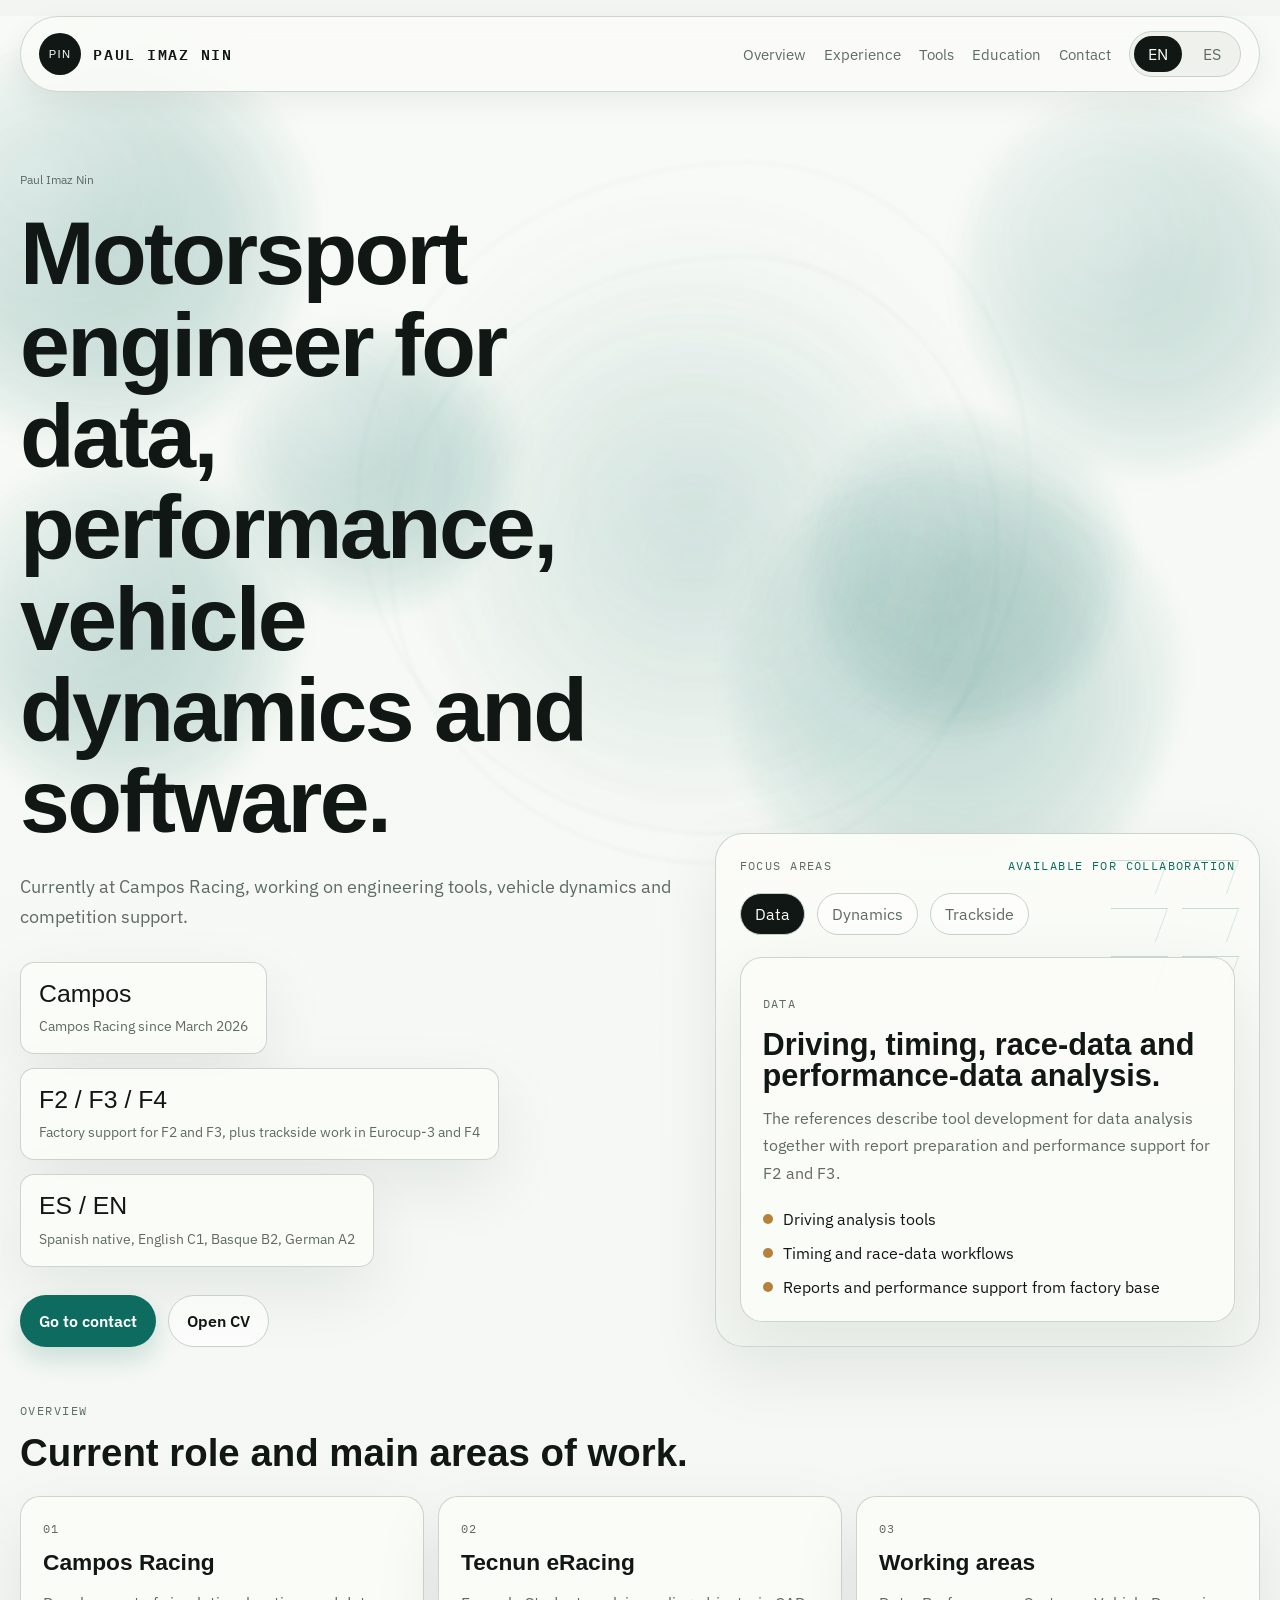
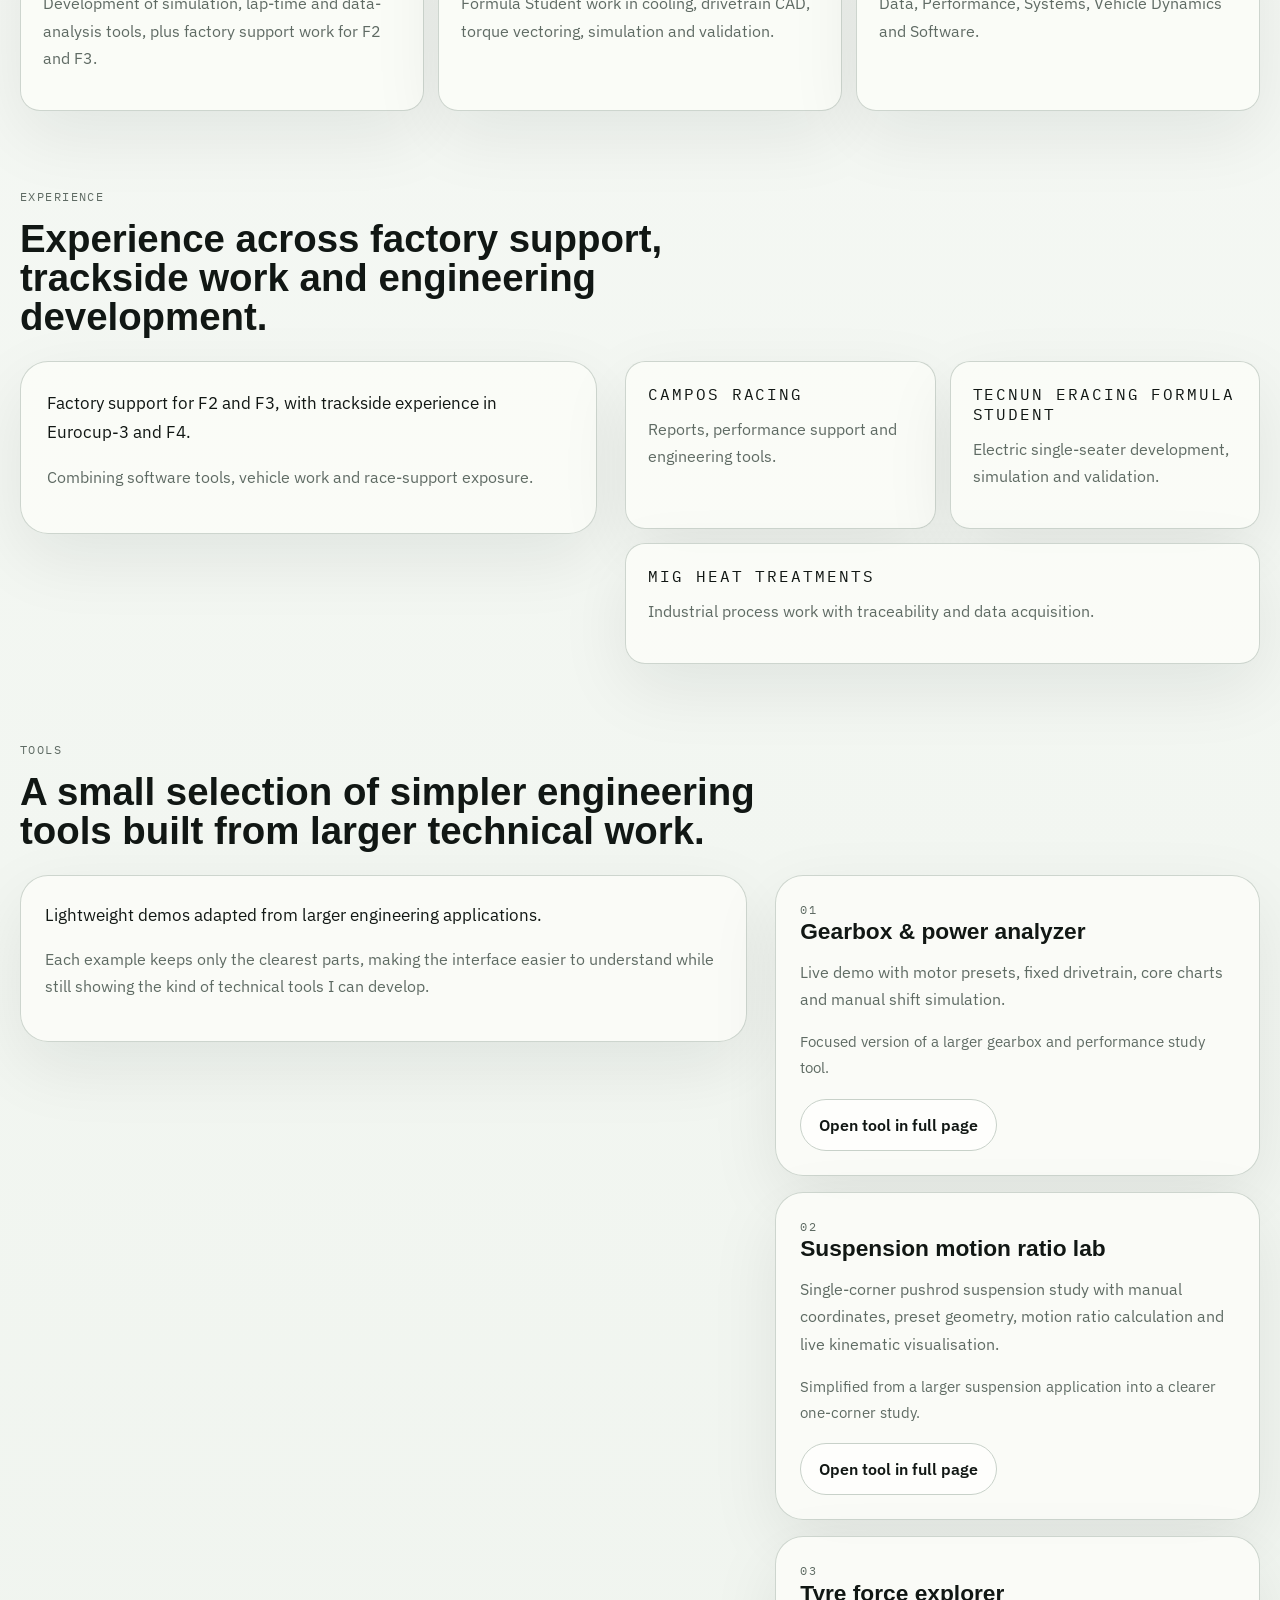
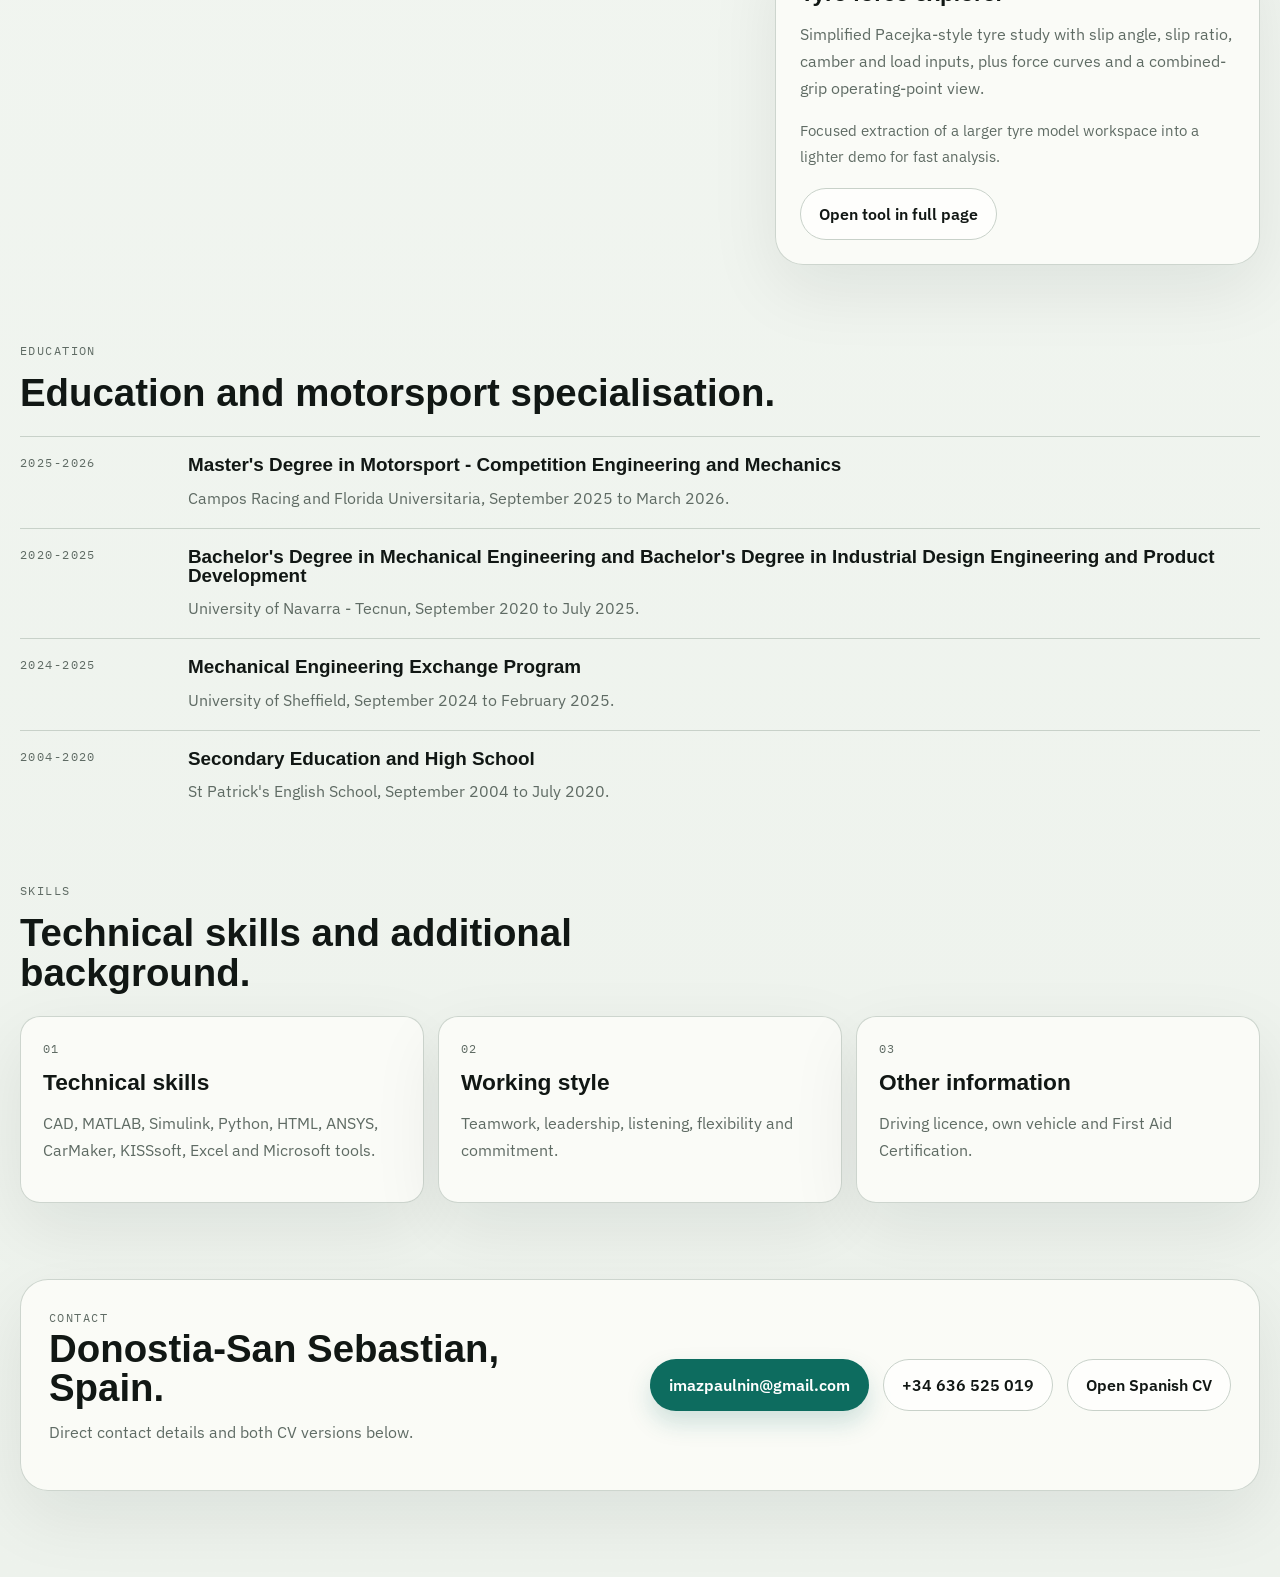
<file: index.html>
<!DOCTYPE html>
<html lang="en">
  <head>
    <meta charset="UTF-8" />
    <meta name="viewport" content="width=device-width, initial-scale=1.0" />
    <title>Paul Imaz Nin | Motorsport Engineer</title>
    <meta
      name="description"
      content="Paul Imaz Nin, motorsport engineer working across data, performance, systems, vehicle dynamics and software."
    />
    <link
      rel="icon"
      href="data:image/svg+xml,%3Csvg xmlns='http://www.w3.org/2000/svg' viewBox='0 0 64 64'%3E%3Crect width='64' height='64' rx='18' fill='%23111714'/%3E%3Cpath d='M16 20h8v24h-8zm12 0h8v8h-8zm0 12h8v12h-8zm12-12h8v24h-8z' fill='%23f3f5f2'/%3E%3C/svg%3E"
    />
    <link rel="preconnect" href="https://fonts.googleapis.com" />
    <link rel="preconnect" href="https://fonts.gstatic.com" crossorigin />
    <link
      href="https://fonts.googleapis.com/css2?family=Archivo+Expanded:wght@400;500;600;700&family=IBM+Plex+Mono:wght@400;500&family=IBM+Plex+Sans:wght@400;500;600;700&display=swap"
      rel="stylesheet"
    />
    <link rel="stylesheet" href="styles.css" />
  </head>
  <body>
    <div class="animated-background" aria-hidden="true">
      <span class="bg-orb bg-orb-1"></span>
      <span class="bg-orb bg-orb-2"></span>
      <span class="bg-orb bg-orb-3"></span>
      <span class="bg-orb bg-orb-4"></span>
      <span class="bg-orb bg-orb-5"></span>
      <span class="bg-orb bg-orb-6"></span>
      <span class="bg-wave bg-wave-1"></span>
      <span class="bg-wave bg-wave-2"></span>
    </div>
    <div class="page-shell">
      <header class="topbar">
        <a class="brand" href="#top" aria-label="Paul Imaz Nin">
          <span class="brand-mark">PIN</span>
          <span class="brand-text">Paul Imaz Nin</span>
        </a>

        <div class="topbar-actions">
          <nav class="topnav" aria-label="Primary">
            <a href="#overview" data-i18n="navOverview">Overview</a>
            <a href="#experience" data-i18n="navExperience">Experience</a>
            <a href="#tools" data-i18n="navTools">Tools</a>
            <a href="#education" data-i18n="navEducation">Education</a>
            <a href="#contact" data-i18n="navContact">Contact</a>
          </nav>

          <div class="lang-switch" role="group" aria-label="Language selector">
            <button class="lang-button is-active" type="button" data-lang="en">EN</button>
            <button class="lang-button" type="button" data-lang="es">ES</button>
          </div>
        </div>
      </header>

      <main id="top">
        <section class="hero">
          <div class="hero-copy">
            <p class="eyebrow" data-i18n="eyebrow">Paul Imaz Nin</p>
            <h1 data-i18n="heroTitle">
              Motorsport engineer for data, performance, vehicle dynamics and software.
            </h1>
            <p class="hero-text" data-i18n="heroText">
              Motorsport engineer currently working at Campos Racing, combining engineering tool development, vehicle dynamics and competition support.
            </p>

            <div class="hero-metrics" aria-label="Highlights">
              <article>
                <span class="metric-value">Campos</span>
                <span class="metric-label" data-i18n="metricOne">Software & Vehicle Dynamics Engineer at Campos Racing since March 2026</span>
              </article>
              <article>
                <span class="metric-value">F2 / F3 / F4</span>
                <span class="metric-label" data-i18n="metricTwo">Factory-based support for F2 and F3, plus trackside work in Eurocup-3 and F4</span>
              </article>
              <article>
                <span class="metric-value">ES / EN</span>
                <span class="metric-label" data-i18n="metricThree">Spanish native, English C1, Basque B2, German A2</span>
              </article>
            </div>

            <div class="cta-row">
              <a class="button button-primary" href="#contact" data-i18n="primaryCta">Go to contact</a>
              <a
                class="button button-secondary"
                href="references/CV Paul Imaz Nin - EN.pdf"
                target="_blank"
                rel="noreferrer"
                data-i18n="secondaryCta"
              >
                Open CV
              </a>
            </div>
          </div>

          <aside class="hero-panel" aria-labelledby="panel-title">
            <div class="panel-topline">
              <span class="panel-kicker" id="panel-title" data-i18n="panelTitle">Focus areas</span>
              <span class="panel-status" data-i18n="panelStatus">Available for collaboration</span>
            </div>

            <div class="mode-switch" role="tablist" aria-label="Profile areas">
              <button class="mode-pill is-active" type="button" role="tab" aria-selected="true" data-mode="remote">
                <span data-i18n="modeData">Data</span>
              </button>
              <button class="mode-pill" type="button" role="tab" aria-selected="false" data-mode="factory">
                <span data-i18n="modeDynamics">Dynamics</span>
              </button>
              <button class="mode-pill" type="button" role="tab" aria-selected="false" data-mode="trackside">
                <span data-i18n="modeTrackside">Trackside</span>
              </button>
            </div>

            <div class="signal-grid" aria-hidden="true">
              <span></span><span></span><span></span><span></span><span></span><span></span>
            </div>

            <article class="mode-card" id="mode-card">
              <p class="mode-label" id="mode-label">DATA</p>
              <h2 id="mode-heading">Driving, timing, race-data and performance-data analysis.</h2>
              <p id="mode-description">
                Tool development for data analysis together with report preparation and performance support for F2 and F3.
              </p>
              <ul class="mode-list" id="mode-list"></ul>
            </article>
          </aside>
        </section>

        <section class="section intro-strip" id="overview">
          <div class="section-heading">
            <p class="section-label" data-i18n="overviewLabel">Overview</p>
            <h2 data-i18n="overviewTitle">Current role, background and working areas.</h2>
          </div>

          <div class="services-grid">
            <article class="service-card">
              <p class="service-index">01</p>
              <h3 data-i18n="serviceOneTitle">Campos Racing</h3>
              <p data-i18n="serviceOneText">
                Development of suspension dynamics simulation tools, a virtual seven-post rig, lap-time simulation, and tools for driving, timing, race-data and performance-data analysis.
              </p>
            </article>
            <article class="service-card">
              <p class="service-index">02</p>
              <h3 data-i18n="serviceTwoTitle">Tecnun eRacing</h3>
              <p data-i18n="serviceTwoText">
                Cooling-system design, CAD drivetrain work, dynamometer operation, torque-vectoring logic, FEM/CFD simulation, data analysis and system validation.
              </p>
            </article>
            <article class="service-card">
              <p class="service-index">03</p>
              <h3 data-i18n="serviceThreeTitle">Working areas</h3>
              <p data-i18n="serviceThreeText">
                Data, Performance, Systems, Vehicle Dynamics and Software.
              </p>
            </article>
          </div>
        </section>

        <section class="section proof-section" id="experience">
          <div class="section-heading">
            <p class="section-label" data-i18n="experienceLabel">Experience</p>
            <h2 data-i18n="experienceTitle">Practical motorsport and engineering experience across factory, track and technical operations.</h2>
          </div>

          <div class="proof-layout">
            <article class="proof-note">
              <p class="proof-lead" data-i18n="experienceLead">
                Experience providing factory-based support for F2 and F3 and trackside experience in Eurocup-3 and F4.
              </p>
              <p data-i18n="experienceBody">
                Combining engineering tool development, vehicle dynamics, competition support and earlier industrial work with process data acquisition.
              </p>
            </article>

            <div class="proof-columns">
              <article class="proof-card">
                <span data-i18n="experienceCardOneLabel">Campos Racing</span>
                <p data-i18n="experienceCardOneText">Factory-based support for F2 and F3, preparing reports and supporting performance work.</p>
              </article>
              <article class="proof-card">
                <span data-i18n="experienceCardTwoLabel">Tecnun eRacing Formula Student</span>
                <p data-i18n="experienceCardTwoText">Electric single-seater development with cooling, drivetrain CAD, torque vectoring, simulations and validation.</p>
              </article>
              <article class="proof-card">
                <span data-i18n="experienceCardThreeLabel">MIG Heat Treatments</span>
                <p data-i18n="experienceCardThreeText">Heavy machinery operation, shot blasting, induction hardening and part traceability with process data acquisition.</p>
              </article>
            </div>
          </div>
        </section>

        <section class="section tools-section" id="tools">
          <div class="section-heading">
            <p class="section-label" data-i18n="toolsLabel">Tools</p>
            <h2 data-i18n="toolsTitle">A small selection of simpler engineering tools built from larger technical work.</h2>
          </div>

          <div class="tool-showcase">
            <article class="tool-intro">
              <p class="proof-lead" data-i18n="toolsLead">
                Lightweight demos adapted from larger engineering applications.
              </p>
              <p data-i18n="toolsBody">
                Each example keeps the clearest parts only, so the interface stays easy to understand while still showing the type of technical tools I can develop.
              </p>
            </article>

            <div class="tool-card-stack">
              <aside class="tool-card">
                <p class="case-tag">01</p>
                <h3 data-i18n="toolsCardTitle">Gearbox & power analyzer</h3>
                <p data-i18n="toolsCardText">
                  Live demo with motor presets, drivetrain loading, force and power charts, acceleration estimates and manual shift simulation.
                </p>
                <p class="tool-note" data-i18n="toolsCardNote">
                  Focused version of a larger gearbox and performance study tool.
                </p>
                <a class="button button-secondary" href="tools/gearbox-analyzer.html" target="_blank" rel="noreferrer" data-i18n="toolsOpen">
                  Open tool in full page
                </a>
              </aside>

              <aside class="tool-card">
                <p class="case-tag">02</p>
                <h3 data-i18n="toolsCardTwoTitle">Suspension motion ratio lab</h3>
                <p data-i18n="toolsCardTwoText">
                  Single-corner pushrod suspension study with manual coordinates, preset geometry, motion ratio calculation and live kinematic visualisation.
                </p>
                <p class="tool-note" data-i18n="toolsCardTwoNote">
                  Simplified from a larger suspension application into a clearer one-corner study.
                </p>
                <a class="button button-secondary" href="tools/suspension-motion-lab.html" target="_blank" rel="noreferrer" data-i18n="toolsCardTwoOpen">
                  Open tool in full page
                </a>
              </aside>

              <aside class="tool-card">
                <p class="case-tag">03</p>
                <h3 data-i18n="toolsCardThreeTitle">Tyre force explorer</h3>
                <p data-i18n="toolsCardThreeText">
                  Simplified Pacejka-style tyre study with slip angle, slip ratio, camber and load inputs, plus force curves and a combined-grip operating-point view.
                </p>
                <p class="tool-note" data-i18n="toolsCardThreeNote">
                  Focused extraction of a larger tyre model workspace into a lighter demo for fast analysis.
                </p>
                <a class="button button-secondary" href="tools/tyre-force-explorer.html" target="_blank" rel="noreferrer" data-i18n="toolsCardThreeOpen">
                  Open tool in full page
                </a>
              </aside>
            </div>
          </div>
        </section>

        <section class="section timeline-section" id="education">
          <div class="section-heading">
            <p class="section-label" data-i18n="educationLabel">Education</p>
            <h2 data-i18n="educationTitle">Academic formation from secondary school through motorsport specialisation.</h2>
          </div>

          <div class="timeline">
            <article class="timeline-item">
              <span class="timeline-date">2025-2026</span>
              <div>
                <h3 data-i18n="timelineOneTitle">Master's Degree in Motorsport - Competition Engineering and Mechanics</h3>
                <p data-i18n="timelineOneText">Campos Racing and Florida Universitaria, September 2025 to March 2026.</p>
              </div>
            </article>
            <article class="timeline-item">
              <span class="timeline-date">2020-2025</span>
              <div>
                <h3 data-i18n="timelineTwoTitle">Bachelor's Degree in Mechanical Engineering and Bachelor's Degree in Industrial Design Engineering and Product Development</h3>
                <p data-i18n="timelineTwoText">University of Navarra - Tecnun, September 2020 to July 2025.</p>
              </div>
            </article>
            <article class="timeline-item">
              <span class="timeline-date">2024-2025</span>
              <div>
                <h3 data-i18n="timelineThreeTitle">Mechanical Engineering Exchange Program</h3>
                <p data-i18n="timelineThreeText">University of Sheffield, September 2024 to February 2025.</p>
              </div>
            </article>
            <article class="timeline-item">
              <span class="timeline-date">2004-2020</span>
              <div>
                <h3 data-i18n="timelineFourTitle">Secondary Education and High School</h3>
                <p data-i18n="timelineFourText">St Patrick's English School, September 2004 to July 2020.</p>
              </div>
            </article>
          </div>
        </section>

        <section class="section skills-section">
          <div class="section-heading">
            <p class="section-label" data-i18n="skillsLabel">Skills</p>
            <h2 data-i18n="skillsTitle">Technical skills and additional background.</h2>
          </div>

          <div class="services-grid">
            <article class="service-card">
              <p class="service-index">01</p>
              <h3 data-i18n="skillsTechTitle">Technical skills</h3>
              <p data-i18n="skillsTechText">
                CAD & 3D Rendering, MATLAB, Simulink, Python, HTML, ANSYS (FEM / CFD), CarMaker, KISSsoft, Advanced Excel and Microsoft tools.
              </p>
            </article>
            <article class="service-card">
              <p class="service-index">02</p>
              <h3 data-i18n="skillsSoftTitle">Personal skills</h3>
              <p data-i18n="skillsSoftText">
                Teamwork, leadership, active listening, flexibility, commitment and high motivation.
              </p>
            </article>
            <article class="service-card">
              <p class="service-index">03</p>
              <h3 data-i18n="skillsExtraTitle">Other information</h3>
              <p data-i18n="skillsExtraText">
                Driving licence and own vehicle, Master's Degree in Personal Training and Nutrition, and First Aid Certification.
              </p>
            </article>
          </div>
        </section>

        <section class="section contact-section" id="contact">
          <div class="contact-panel">
            <div>
              <p class="section-label" data-i18n="contactLabel">Contact</p>
              <h2 data-i18n="contactTitle">Donostia-San Sebastian, Spain.</h2>
              <p class="contact-text" data-i18n="contactText">
                Direct contact details and both CV versions below.
              </p>
            </div>

            <div class="contact-actions">
              <a class="button button-primary" href="mailto:imazpaulnin@gmail.com">imazpaulnin@gmail.com</a>
              <a class="button button-secondary" href="tel:+34636525019">+34 636 525 019</a>
              <a
                class="button button-secondary"
                href="references/CV Paul Imaz Nin - ES.pdf"
                target="_blank"
                rel="noreferrer"
                data-i18n="downloadSpanish"
                data-role="alternate-cv-link"
              >
                Open Spanish CV
              </a>
            </div>
          </div>
        </section>
      </main>
    </div>

    <script type="module" src="src/main.js"></script>
  </body>
</html>
</file>
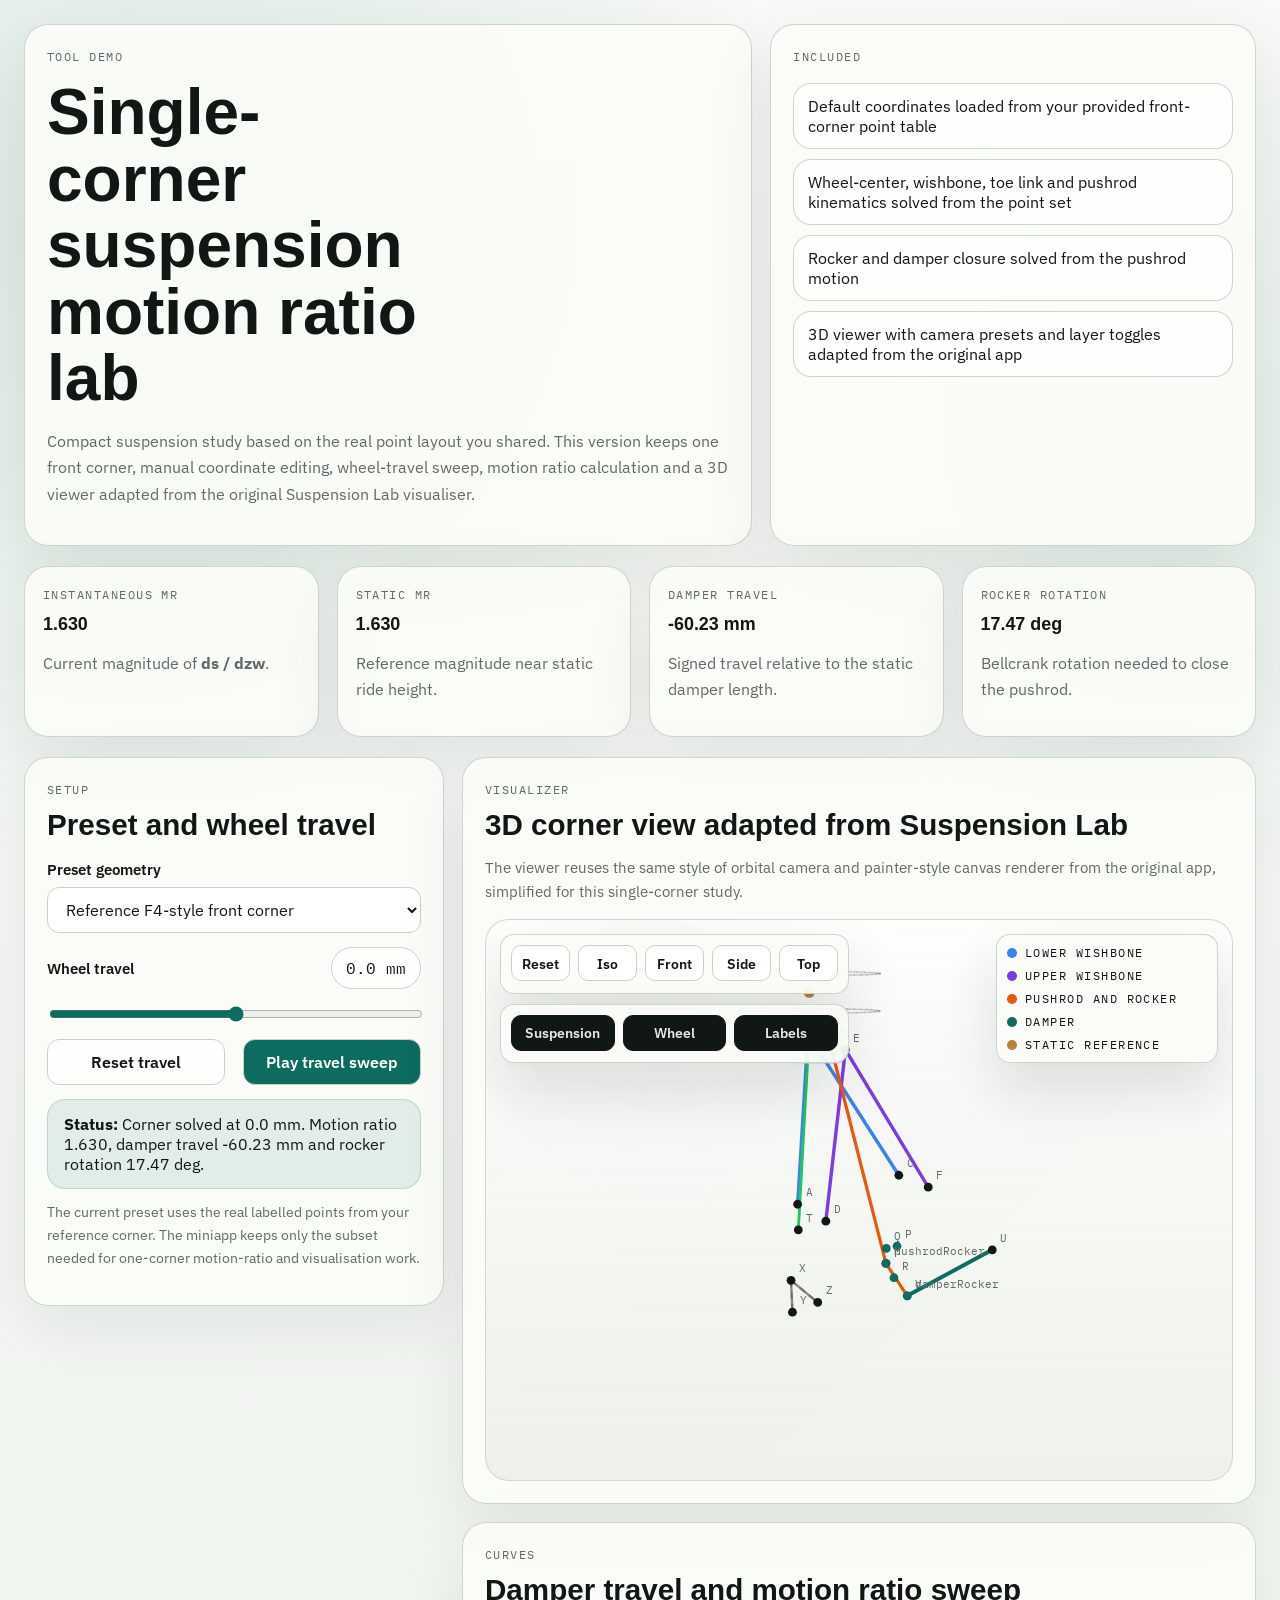
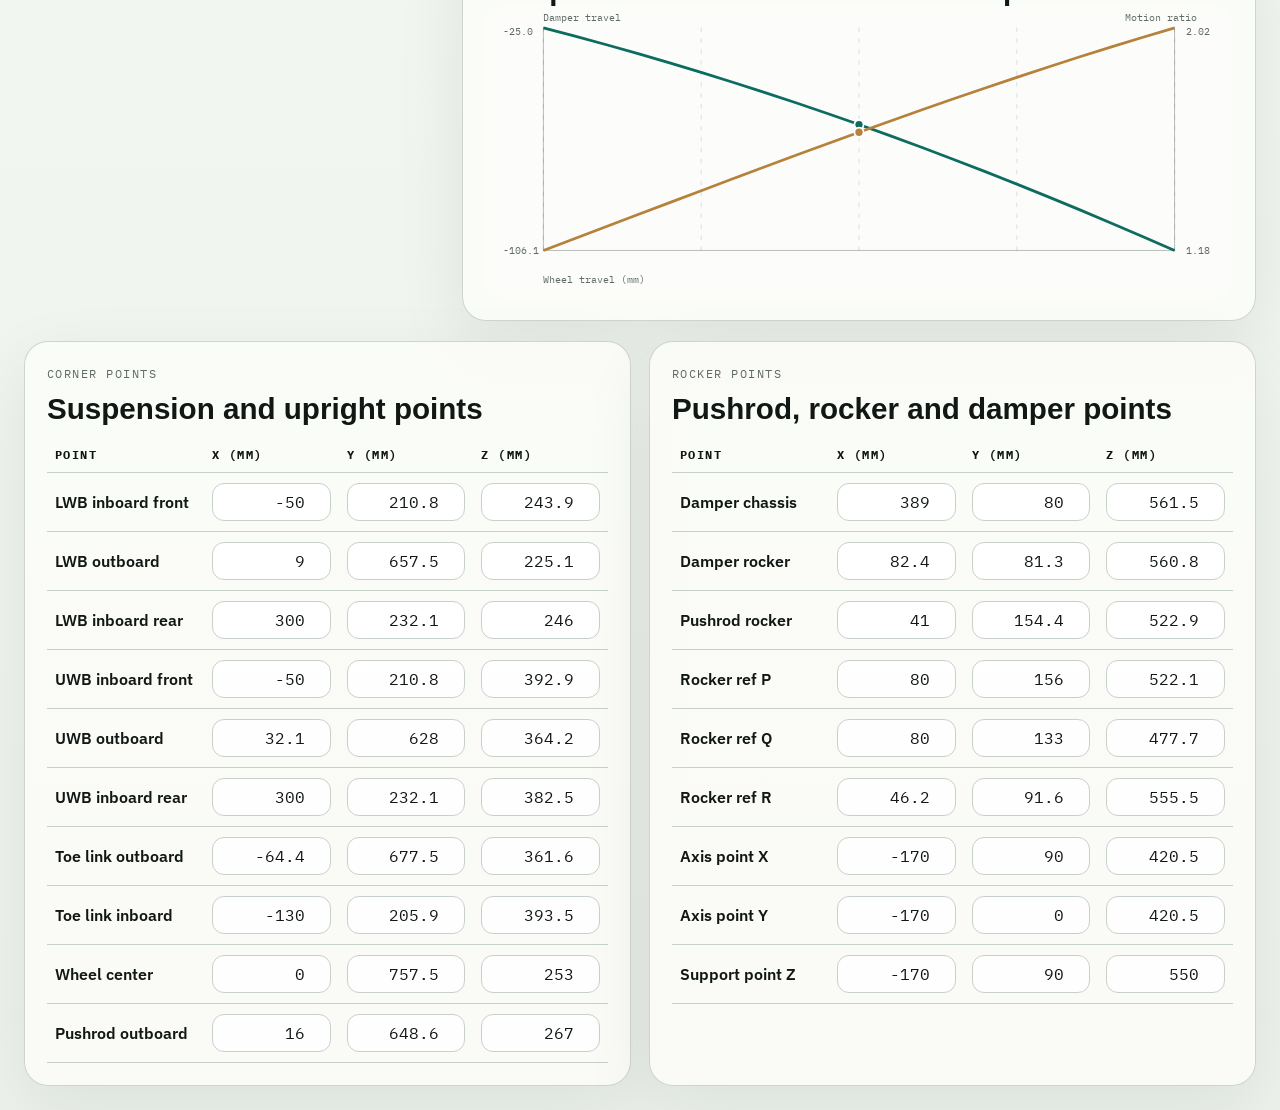
<file: tools/suspension-motion-lab.html>
<!DOCTYPE html>
<html lang="en">
  <head>
    <meta charset="UTF-8" />
    <meta name="viewport" content="width=device-width, initial-scale=1.0" />
    <title>Suspension Motion Ratio Lab</title>
    <link rel="preconnect" href="https://fonts.googleapis.com" />
    <link rel="preconnect" href="https://fonts.gstatic.com" crossorigin />
    <link
      href="https://fonts.googleapis.com/css2?family=Archivo+Expanded:wght@400;500;600;700&family=IBM+Plex+Mono:wght@400;500&family=IBM+Plex+Sans:wght@400;500;600;700&display=swap"
      rel="stylesheet"
    />
    <style>
      :root {
        --bg: #f3f5f2;
        --surface: rgba(251, 252, 248, 0.92);
        --surface-strong: #e6ebe3;
        --ink: #111714;
        --muted: #5f6b64;
        --line: #c8d1c9;
        --accent: #0d6c5f;
        --accent-strong: #0a5b50;
        --accent-soft: rgba(13, 108, 95, 0.1);
        --signal: #b6813b;
        --blue: #3b82f6;
        --purple: #7c3aed;
        --orange: #ea580c;
        --shadow: 0 24px 70px rgba(17, 23, 20, 0.08);
        --shadow-lg: 0 28px 56px rgba(17, 23, 20, 0.12);
        --radius-xl: 24px;
        --radius-lg: 18px;
        --radius-md: 12px;
        --radius-pill: 999px;
      }

      * {
        box-sizing: border-box;
      }

      body {
        margin: 0;
        background:
          radial-gradient(circle at 10% 8%, rgba(13, 108, 95, 0.12), transparent 24%),
          radial-gradient(circle at 92% 16%, rgba(13, 108, 95, 0.08), transparent 18%),
          linear-gradient(180deg, #f8faf7 0%, #f2f6f1 55%, #edf2ec 100%);
        color: var(--ink);
        font-family: "IBM Plex Sans", system-ui, sans-serif;
      }

      .app {
        width: min(100%, 1320px);
        margin: 0 auto;
        padding: 24px;
      }

      .hero,
      .workspace,
      .metrics,
      .point-grid,
      .viewer-grid,
      .button-row,
      .view-controls,
      .layer-controls,
      .legend {
        display: grid;
        gap: 18px;
      }

      .hero {
        grid-template-columns: minmax(0, 1.2fr) minmax(320px, 0.8fr);
      }

      .workspace {
        grid-template-columns: minmax(330px, 420px) minmax(0, 1fr);
        margin-top: 20px;
        align-items: start;
      }

      .metrics {
        grid-template-columns: repeat(4, minmax(0, 1fr));
        margin-top: 20px;
      }

      .point-grid {
        grid-template-columns: repeat(2, minmax(0, 1fr));
        margin-top: 20px;
      }

      .viewer-grid {
        gap: 18px;
      }

      .panel,
      .metric-card,
      .viewer-card,
      .curve-card,
      .point-card {
        border: 1px solid rgba(200, 209, 201, 0.9);
        border-radius: var(--radius-xl);
        background: var(--surface);
        box-shadow: var(--shadow);
      }

      .panel,
      .viewer-card,
      .curve-card,
      .point-card {
        padding: 22px;
      }

      .metric-card {
        padding: 18px;
      }

      .eyebrow,
      .kicker,
      .metric-label,
      .section-label,
      .point-table th,
      .legend-item span:last-child {
        font-family: "IBM Plex Mono", ui-monospace, monospace;
        text-transform: uppercase;
        letter-spacing: 0.12em;
        font-size: 0.76rem;
      }

      .eyebrow,
      .kicker,
      .metric-label,
      .section-label {
        margin: 0;
        color: var(--muted);
      }

      h1,
      h2,
      h3,
      .metric-value {
        margin: 0;
        font-family: "Archivo Expanded", "Arial Narrow", sans-serif;
        line-height: 1.04;
      }

      h1 {
        margin-top: 12px;
        font-size: clamp(2.2rem, 5vw, 4rem);
        max-width: 11ch;
      }

      h2 {
        font-size: clamp(1.2rem, 2.5vw, 1.85rem);
      }

      p {
        color: var(--muted);
        line-height: 1.65;
      }

      .included-list {
        display: grid;
        gap: 10px;
        margin-top: 16px;
      }

      .included-list div {
        padding: 12px 14px;
        border-radius: var(--radius-lg);
        background: rgba(255, 255, 255, 0.68);
        border: 1px solid rgba(200, 209, 201, 0.9);
      }

      .metric-value {
        display: block;
        margin-top: 10px;
        font-size: 1.12rem;
      }

      .controls {
        display: grid;
        gap: 14px;
      }

      .control-group {
        display: grid;
        gap: 8px;
      }

      label {
        font-weight: 600;
        font-size: 0.95rem;
      }

      select,
      input,
      button {
        width: 100%;
        min-height: 46px;
        border-radius: var(--radius-md);
        border: 1px solid var(--line);
        font: inherit;
      }

      select,
      input {
        padding: 0 14px;
        background: rgba(255, 255, 255, 0.88);
        color: var(--ink);
      }

      input[type="range"] {
        min-height: auto;
        padding: 0;
        accent-color: var(--accent);
      }

      button {
        padding: 0 16px;
        background: var(--accent);
        color: #fff;
        font-weight: 600;
        transition: transform 180ms ease, background-color 180ms ease, border-color 180ms ease;
      }

      button:hover {
        cursor: pointer;
        transform: translateY(-1px);
        background: var(--accent-strong);
      }

      button.secondary {
        background: rgba(255, 255, 255, 0.76);
        color: var(--ink);
      }

      button.secondary:hover {
        background: rgba(230, 235, 227, 0.96);
      }

      button:focus-visible,
      select:focus-visible,
      input:focus-visible {
        outline: 2px solid var(--accent);
        outline-offset: 3px;
      }

      .button-row {
        grid-template-columns: repeat(2, minmax(0, 1fr));
      }

      .slider-head {
        display: flex;
        gap: 10px;
        flex-wrap: wrap;
        align-items: center;
        justify-content: space-between;
      }

      .travel-value {
        min-width: 90px;
        padding: 10px 12px;
        border-radius: var(--radius-pill);
        background: rgba(255, 255, 255, 0.76);
        border: 1px solid rgba(200, 209, 201, 0.9);
        font-family: "IBM Plex Mono", ui-monospace, monospace;
        text-align: center;
      }

      .status {
        margin-top: 14px;
        padding: 14px 16px;
        border-radius: var(--radius-lg);
        background: var(--accent-soft);
        border: 1px solid rgba(13, 108, 95, 0.18);
      }

      .status strong {
        color: var(--ink);
      }

      .viewer-shell {
        position: relative;
        min-height: 560px;
        border-radius: var(--radius-xl);
        overflow: hidden;
        background:
          linear-gradient(180deg, rgba(255, 255, 255, 0.7), rgba(230, 235, 227, 0.62)),
          radial-gradient(circle at 24% 16%, rgba(13, 108, 95, 0.06), transparent 28%),
          linear-gradient(135deg, rgba(13, 108, 95, 0.015), rgba(13, 108, 95, 0));
        border: 1px solid rgba(200, 209, 201, 0.8);
      }

      #c3d {
        display: block;
        width: 100%;
        height: 560px;
        cursor: grab;
      }

      #c3d:active {
        cursor: grabbing;
      }

      .hud {
        position: absolute;
        inset: 14px 14px auto 14px;
        display: flex;
        justify-content: space-between;
        gap: 14px;
        pointer-events: none;
      }

      .hud-left,
      .hud-right {
        display: grid;
        gap: 10px;
        pointer-events: auto;
      }

      .view-controls,
      .layer-controls,
      .legend {
        gap: 8px;
      }

      .view-controls {
        grid-template-columns: repeat(5, minmax(0, 1fr));
      }

      .layer-controls {
        grid-template-columns: repeat(3, minmax(0, 1fr));
      }

      .hud-card {
        padding: 10px;
        border-radius: 14px;
        background: rgba(251, 252, 248, 0.88);
        border: 1px solid rgba(200, 209, 201, 0.9);
        box-shadow: var(--shadow-lg);
        backdrop-filter: blur(14px);
      }

      .mini-button {
        min-height: 36px;
        padding: 0 10px;
        border-radius: 10px;
        font-size: 0.9rem;
      }

      .mini-button.is-active {
        background: var(--ink);
        color: var(--surface);
        border-color: var(--ink);
      }

      .legend {
        grid-template-columns: 1fr;
        min-width: 200px;
      }

      .legend-item {
        display: flex;
        gap: 8px;
        align-items: center;
      }

      .legend-swatch {
        width: 10px;
        height: 10px;
        border-radius: 999px;
        flex: 0 0 auto;
      }

      .curve-layout {
        display: grid;
        gap: 12px;
      }

      .curve-chart {
        width: 100%;
        height: auto;
        overflow: visible;
      }

      .curve-chart text {
        fill: var(--muted);
        font-family: "IBM Plex Mono", ui-monospace, monospace;
        font-size: 11px;
      }

      .curve-chart .axis,
      .curve-chart .grid {
        stroke-linecap: round;
      }

      .curve-chart .axis {
        stroke: rgba(95, 107, 100, 0.48);
      }

      .curve-chart .grid {
        stroke: rgba(200, 209, 201, 0.72);
        stroke-dasharray: 4 8;
      }

      .curve-chart .compression-line {
        fill: none;
        stroke: var(--accent);
        stroke-width: 3;
      }

      .curve-chart .ratio-line {
        fill: none;
        stroke: var(--signal);
        stroke-width: 3;
      }

      .curve-chart .marker {
        stroke: #fff;
        stroke-width: 2;
      }

      .point-table {
        width: 100%;
        border-collapse: collapse;
        margin-top: 12px;
      }

      .point-table th,
      .point-table td {
        padding: 10px 8px;
        border-bottom: 1px solid var(--line);
        text-align: left;
      }

      .point-table td:first-child {
        width: 28%;
        color: var(--ink);
        font-weight: 600;
      }

      .point-table input {
        min-height: 38px;
        padding: 0 10px;
        text-align: right;
        font-family: "IBM Plex Mono", ui-monospace, monospace;
      }

      .note {
        font-size: 0.92rem;
      }

      .small-note {
        margin-top: 12px;
        font-size: 0.86rem;
      }

      @media (max-width: 1100px) {
        .hero,
        .workspace,
        .metrics,
        .point-grid {
          grid-template-columns: 1fr;
        }
      }

      @media (max-width: 760px) {
        .app {
          padding: 16px;
        }

        #c3d,
        .viewer-shell {
          min-height: 430px;
          height: 430px;
        }

        .button-row,
        .view-controls,
        .layer-controls {
          grid-template-columns: 1fr;
        }

        .hud {
          position: static;
          display: grid;
          margin-top: 14px;
        }
      }

      @media (prefers-reduced-motion: reduce) {
        * {
          transition: none !important;
        }
      }
    </style>
  </head>
  <body>
    <div class="app">
      <section class="hero">
        <div class="panel">
          <p class="eyebrow">Tool demo</p>
          <h1>Single-corner suspension motion ratio lab</h1>
          <p>
            Compact suspension study based on the real point layout you shared. This version keeps one front corner,
            manual coordinate editing, wheel-travel sweep, motion ratio calculation and a 3D viewer adapted from the
            original Suspension Lab visualiser.
          </p>
        </div>

        <div class="panel">
          <p class="kicker">Included</p>
          <div class="included-list">
            <div>Default coordinates loaded from your provided front-corner point table</div>
            <div>Wheel-center, wishbone, toe link and pushrod kinematics solved from the point set</div>
            <div>Rocker and damper closure solved from the pushrod motion</div>
            <div>3D viewer with camera presets and layer toggles adapted from the original app</div>
          </div>
        </div>
      </section>

      <section class="metrics">
        <article class="metric-card">
          <p class="metric-label">Instantaneous MR</p>
          <strong class="metric-value" id="currentMrValue">-</strong>
          <p>Current magnitude of <strong>ds / dzw</strong>.</p>
        </article>
        <article class="metric-card">
          <p class="metric-label">Static MR</p>
          <strong class="metric-value" id="staticMrValue">-</strong>
          <p>Reference magnitude near static ride height.</p>
        </article>
        <article class="metric-card">
          <p class="metric-label">Damper Travel</p>
          <strong class="metric-value" id="damperTravelValue">-</strong>
          <p>Signed travel relative to the static damper length.</p>
        </article>
        <article class="metric-card">
          <p class="metric-label">Rocker Rotation</p>
          <strong class="metric-value" id="rockerAngleValue">-</strong>
          <p>Bellcrank rotation needed to close the pushrod.</p>
        </article>
      </section>

      <section class="workspace">
        <div class="panel">
          <p class="section-label">Setup</p>
          <h2 style="margin-top: 10px;">Preset and wheel travel</h2>
          <div class="controls" style="margin-top: 18px;">
            <div class="control-group">
              <label for="presetSelector">Preset geometry</label>
              <select id="presetSelector"></select>
            </div>

            <div class="slider-head">
              <label for="travelSlider">Wheel travel</label>
              <div class="travel-value" id="travelValue">0.0 mm</div>
            </div>
            <input type="range" id="travelSlider" min="-25" max="25" step="0.5" value="0" />

            <div class="button-row">
              <button type="button" id="resetTravelButton" class="secondary">Reset travel</button>
              <button type="button" id="playButton">Play travel sweep</button>
            </div>
          </div>

          <div class="status">
            <strong>Status:</strong>
            <span id="statusText">Load a preset or edit the coordinates to evaluate the corner.</span>
          </div>

          <p class="small-note">
            The current preset uses the real labelled points from your reference corner. The miniapp keeps only the
            subset needed for one-corner motion-ratio and visualisation work.
          </p>
        </div>

        <div class="viewer-grid">
          <article class="viewer-card">
            <div>
              <p class="section-label">Visualizer</p>
              <h2 style="margin-top: 10px;">3D corner view adapted from Suspension Lab</h2>
              <p class="note">
                The viewer reuses the same style of orbital camera and painter-style canvas renderer from the original
                app, simplified for this single-corner study.
              </p>
            </div>

            <div class="viewer-shell">
              <canvas id="c3d"></canvas>

              <div class="hud">
                <div class="hud-left">
                  <div class="hud-card">
                    <div class="view-controls">
                      <button class="mini-button secondary" type="button" data-view="reset">Reset</button>
                      <button class="mini-button secondary" type="button" data-view="iso">Iso</button>
                      <button class="mini-button secondary" type="button" data-view="front">Front</button>
                      <button class="mini-button secondary" type="button" data-view="side">Side</button>
                      <button class="mini-button secondary" type="button" data-view="top">Top</button>
                    </div>
                  </div>

                  <div class="hud-card">
                    <div class="layer-controls">
                      <button class="mini-button secondary is-active" type="button" data-layer="suspension">Suspension</button>
                      <button class="mini-button secondary is-active" type="button" data-layer="wheel">Wheel</button>
                      <button class="mini-button secondary is-active" type="button" data-layer="labels">Labels</button>
                    </div>
                  </div>
                </div>

                <div class="hud-right">
                  <div class="hud-card">
                    <div class="legend">
                      <div class="legend-item">
                        <span class="legend-swatch" style="background: var(--blue);"></span>
                        <span>Lower wishbone</span>
                      </div>
                      <div class="legend-item">
                        <span class="legend-swatch" style="background: var(--purple);"></span>
                        <span>Upper wishbone</span>
                      </div>
                      <div class="legend-item">
                        <span class="legend-swatch" style="background: var(--orange);"></span>
                        <span>Pushrod and rocker</span>
                      </div>
                      <div class="legend-item">
                        <span class="legend-swatch" style="background: var(--accent);"></span>
                        <span>Damper</span>
                      </div>
                      <div class="legend-item">
                        <span class="legend-swatch" style="background: var(--signal);"></span>
                        <span>Static reference</span>
                      </div>
                    </div>
                  </div>
                </div>
              </div>
            </div>
          </article>

          <article class="curve-card">
            <div>
              <p class="section-label">Curves</p>
              <h2 style="margin-top: 10px;">Damper travel and motion ratio sweep</h2>
            </div>
            <div class="curve-layout">
              <svg class="curve-chart" id="curveChart" viewBox="0 0 820 320" role="img" aria-label="Motion ratio chart"></svg>
            </div>
          </article>
        </div>
      </section>

      <section class="point-grid">
        <article class="point-card">
          <p class="section-label">Corner Points</p>
          <h2 style="margin-top: 10px;">Suspension and upright points</h2>
          <table class="point-table">
            <thead>
              <tr>
                <th>Point</th>
                <th>X (mm)</th>
                <th>Y (mm)</th>
                <th>Z (mm)</th>
              </tr>
            </thead>
            <tbody id="suspensionPointTable"></tbody>
          </table>
        </article>

        <article class="point-card">
          <p class="section-label">Rocker Points</p>
          <h2 style="margin-top: 10px;">Pushrod, rocker and damper points</h2>
          <table class="point-table">
            <thead>
              <tr>
                <th>Point</th>
                <th>X (mm)</th>
                <th>Y (mm)</th>
                <th>Z (mm)</th>
              </tr>
            </thead>
            <tbody id="rockerPointTable"></tbody>
          </table>
        </article>
      </section>
    </div>

    <script>
      const PRESETS = {
        f4ReferenceCorner: {
          label: "Reference F4-style front corner",
          wheelTravelLimit: 25,
          pushrodWheelBody: "lower_wishbone",
          points: {
            A: [-50.0, 210.8, 243.9],
            B: [9.0, 657.5, 225.1],
            C: [300.0, 232.1, 246.0],
            D: [-50.0, 210.8, 392.9],
            E: [32.1, 628.0, 364.2],
            F: [300.0, 232.1, 382.5],
            S: [-64.4, 677.5, 361.6],
            T: [-130.0, 205.9, 393.5],
            N: [0.0, 757.5, 253.0],
            W: [16.0, 648.6, 267.0],
            U: [389.0, 80.0, 561.5],
            V: [82.4, 81.3, 560.8],
            M: [41.0, 154.4, 522.9],
            P: [80.0, 156.0, 522.1],
            Q: [80.0, 133.0, 477.7],
            R: [46.2, 91.6, 555.5],
            X: [-170.0, 90.0, 420.5],
            Y: [-170.0, 0.0, 420.5],
            Z: [-170.0, 90.0, 550.0]
          },
          rocker: {
            axisPoint: "X",
            axisDirFrom: "X",
            axisDirTo: "Y",
            pushrodRocker: "M",
            damperRocker: "V",
            damperChassis: "U"
          }
        },
        f4ReferenceCornerAlt: {
          label: "Reference corner - alternate rocker point choice",
          wheelTravelLimit: 25,
          pushrodWheelBody: "lower_wishbone",
          points: {
            A: [-50.0, 210.8, 243.9],
            B: [9.0, 657.5, 225.1],
            C: [300.0, 232.1, 246.0],
            D: [-50.0, 210.8, 392.9],
            E: [32.1, 628.0, 364.2],
            F: [300.0, 232.1, 382.5],
            S: [-64.4, 677.5, 361.6],
            T: [-130.0, 205.9, 393.5],
            N: [0.0, 757.5, 253.0],
            W: [16.0, 648.6, 267.0],
            U: [389.0, 80.0, 561.5],
            V: [82.4, 81.3, 560.8],
            M: [41.0, 154.4, 522.9],
            P: [80.0, 156.0, 522.1],
            Q: [80.0, 133.0, 477.7],
            R: [46.2, 91.6, 555.5],
            X: [-170.0, 90.0, 420.5],
            Y: [-170.0, 0.0, 420.5],
            Z: [-170.0, 90.0, 550.0]
          },
          rocker: {
            axisPoint: "X",
            axisDirFrom: "X",
            axisDirTo: "Y",
            pushrodRocker: "Q",
            damperRocker: "P",
            damperChassis: "U"
          }
        }
      };

      const SUSPENSION_ROWS = [
        ["A", "LWB inboard front"],
        ["B", "LWB outboard"],
        ["C", "LWB inboard rear"],
        ["D", "UWB inboard front"],
        ["E", "UWB outboard"],
        ["F", "UWB inboard rear"],
        ["S", "Toe link outboard"],
        ["T", "Toe link inboard"],
        ["N", "Wheel center"],
        ["W", "Pushrod outboard"]
      ];

      const ROCKER_ROWS = [
        ["U", "Damper chassis"],
        ["V", "Damper rocker"],
        ["M", "Pushrod rocker"],
        ["P", "Rocker ref P"],
        ["Q", "Rocker ref Q"],
        ["R", "Rocker ref R"],
        ["X", "Axis point X"],
        ["Y", "Axis point Y"],
        ["Z", "Support point Z"]
      ];

      const presetSelector = document.getElementById("presetSelector");
      const travelSlider = document.getElementById("travelSlider");
      const travelValue = document.getElementById("travelValue");
      const suspensionPointTable = document.getElementById("suspensionPointTable");
      const rockerPointTable = document.getElementById("rockerPointTable");
      const statusText = document.getElementById("statusText");
      const currentMrValue = document.getElementById("currentMrValue");
      const staticMrValue = document.getElementById("staticMrValue");
      const damperTravelValue = document.getElementById("damperTravelValue");
      const rockerAngleValue = document.getElementById("rockerAngleValue");
      const curveChart = document.getElementById("curveChart");
      const canvas = document.getElementById("c3d");
      const ctx = canvas.getContext("2d");
      const playButton = document.getElementById("playButton");

      let animationFrame = null;
      let playDirection = 1;
      let lastSolveState = [0, 0, 0];
      let lastOmega = 0;

      const LAYERS = {
        suspension: true,
        wheel: true,
        labels: true
      };

      const CAM = {
        az: 0.6,
        el: 0.35,
        dist: 1450,
        tx: 0,
        ty: 0,
        tz: 0,
        fov: 52,
        _def: null,
        init(cx, cy, cz, dist) {
          this.tx = cx;
          this.ty = cy;
          this.tz = cz;
          this.dist = dist;
          this.az = 0.6;
          this.el = 0.35;
          this._def = { az: 0.6, el: 0.35, dist, tx: cx, ty: cy, tz: cz };
        },
        reset() {
          if (!this._def) return;
          const value = this._def;
          this.az = value.az;
          this.el = value.el;
          this.dist = value.dist;
          this.tx = value.tx;
          this.ty = value.ty;
          this.tz = value.tz;
        }
      };

      function add(a, b) {
        return a.map((value, index) => value + b[index]);
      }

      function sub(a, b) {
        return a.map((value, index) => value - b[index]);
      }

      function scale(a, scalar) {
        return a.map((value) => value * scalar);
      }

      function dot(a, b) {
        return a.reduce((sum, value, index) => sum + value * b[index], 0);
      }

      function cross(a, b) {
        return [
          a[1] * b[2] - a[2] * b[1],
          a[2] * b[0] - a[0] * b[2],
          a[0] * b[1] - a[1] * b[0]
        ];
      }

      function len(a) {
        return Math.hypot(...a);
      }

      function norm(a) {
        const length = len(a);
        if (length < 1e-12) {
          throw new Error("Degenerate vector.");
        }
        return scale(a, 1 / length);
      }

      function distance(a, b) {
        return len(sub(a, b));
      }

      function rotateRodrigues(vector, axisHat, angle) {
        const c = Math.cos(angle);
        const s = Math.sin(angle);
        const crossTerm = cross(axisHat, vector);
        const dotTerm = dot(axisHat, vector);
        return vector.map((value, index) => value * c + crossTerm[index] * s + axisHat[index] * dotTerm * (1 - c));
      }

      function rotatePointAboutAxis(point, origin, axisHat, angle) {
        return add(origin, rotateRodrigues(sub(point, origin), axisHat, angle));
      }

      function orthogonalUnitVector(nHat) {
        let ref = [1, 0, 0];
        if (Math.abs(dot(ref, nHat)) > 0.9) {
          ref = [0, 1, 0];
        }
        return norm(sub(ref, scale(nHat, dot(ref, nHat))));
      }

      function rotateVectorMinimal(vector, fromHat, toHat) {
        const axis = cross(fromHat, toHat);
        const axisLength = len(axis);
        const c = Math.max(-1, Math.min(1, dot(fromHat, toHat)));

        if (axisLength < 1e-10) {
          if (c > 0) {
            return vector.slice();
          }
          const orthoAxis = orthogonalUnitVector(fromHat);
          return rotateRodrigues(vector, orthoAxis, Math.PI);
        }

        return rotateRodrigues(vector, scale(axis, 1 / axisLength), Math.atan2(axisLength, c));
      }

      function signedAngleAboutAxis(v0, v1, axisHat) {
        const axis = norm(axisHat);
        let p0 = sub(v0, scale(axis, dot(v0, axis)));
        let p1 = sub(v1, scale(axis, dot(v1, axis)));
        const n0 = len(p0);
        const n1 = len(p1);
        if (n0 < 1e-10 || n1 < 1e-10) {
          return 0;
        }
        p0 = scale(p0, 1 / n0);
        p1 = scale(p1, 1 / n1);
        const c = Math.max(-1, Math.min(1, dot(p0, p1)));
        const s = dot(axis, cross(p0, p1));
        return Math.atan2(s, c);
      }

      function solveLinear3x3(matrix, rhs) {
        const m = matrix.map((row, index) => [...row, rhs[index]]);

        for (let col = 0; col < 3; col += 1) {
          let pivot = col;
          for (let row = col + 1; row < 3; row += 1) {
            if (Math.abs(m[row][col]) > Math.abs(m[pivot][col])) {
              pivot = row;
            }
          }

          if (Math.abs(m[pivot][col]) < 1e-12) {
            return [0, 0, 0];
          }

          if (pivot !== col) {
            [m[pivot], m[col]] = [m[col], m[pivot]];
          }

          const divisor = m[col][col];
          for (let j = col; j < 4; j += 1) {
            m[col][j] /= divisor;
          }

          for (let row = 0; row < 3; row += 1) {
            if (row === col) continue;
            const factor = m[row][col];
            for (let j = col; j < 4; j += 1) {
              m[row][j] -= factor * m[col][j];
            }
          }
        }

        return [m[0][3], m[1][3], m[2][3]];
      }

      function circleFromTwoSpheres(P1, P2, R1, R2, P0) {
        const dVec = sub(P2, P1);
        const d = len(dVec);
        if (d < 1e-10) {
          throw new Error("Coincident sphere centers.");
        }

        const nHat = scale(dVec, 1 / d);
        const a = (R1 * R1 - R2 * R2 + d * d) / (2 * d);
        const center = add(P1, scale(nHat, a));
        let rhoSq = R1 * R1 - a * a;
        if (rhoSq < -1e-6) {
          throw new Error("No real sphere intersection.");
        }
        rhoSq = Math.max(rhoSq, 0);
        const radius = Math.sqrt(rhoSq);
        let u = sub(P0, center);
        u = sub(u, scale(nHat, dot(u, nHat)));
        const uHat = len(u) < 1e-10 ? orthogonalUnitVector(nHat) : norm(u);
        const vHat = norm(cross(nHat, uHat));

        return {
          center,
          normalHat: nHat,
          radius,
          uHat,
          vHat,
          point(angle) {
            return add(center, add(scale(uHat, radius * Math.cos(angle)), scale(vHat, radius * Math.sin(angle))));
          }
        };
      }

      function buildLowerWishboneFrame(A, C, B) {
        const axisHat = norm(sub(C, A));
        const r = sub(B, A);
        const proj = scale(axisHat, dot(r, axisHat));
        const lcaR = sub(r, proj);
        if (len(lcaR) < 1e-10) {
          throw new Error("Lower wishbone frame is degenerate.");
        }
        const e1 = norm(lcaR);
        const e2 = norm(cross(axisHat, e1));
        const e3 = axisHat;
        return [e1, e2, e3];
      }

      function computeLowerWishboneLocalOffset(A, C, B0, W0) {
        const [e1, e2, e3] = buildLowerWishboneFrame(A, C, B0);
        const r = sub(W0, B0);
        return [dot(r, e1), dot(r, e2), dot(r, e3)];
      }

      function buildInput(data) {
        const points = data.points;
        const input = {
          A: points.A,
          C: points.C,
          D: points.D,
          F: points.F,
          T: points.T,
          B0: points.B,
          E0: points.E,
          S0: points.S,
          W0: points.W,
          N0: points.N,
          pushrodWheelBody: data.pushrodWheelBody || "lower_wishbone"
        };

        input.L_AB = distance(input.B0, input.A);
        input.L_CB = distance(input.B0, input.C);
        input.L_DE = distance(input.E0, input.D);
        input.L_FE = distance(input.E0, input.F);
        input.L_BE = distance(input.E0, input.B0);
        input.L_ST = distance(input.S0, input.T);
        input.lowerCircle = circleFromTwoSpheres(input.A, input.C, input.L_AB, input.L_CB, input.B0);
        input.upperCircle = circleFromTwoSpheres(input.D, input.F, input.L_DE, input.L_FE, input.E0);
        input.e1_0 = norm(sub(input.E0, input.B0));
        let s0Perp = sub(sub(input.S0, input.B0), scale(input.e1_0, dot(sub(input.S0, input.B0), input.e1_0)));
        input.e2_0 = norm(s0Perp);
        input.e3_0 = norm(cross(input.e1_0, input.e2_0));
        input.toLocal = (point) => {
          const r = sub(point, input.B0);
          return [dot(r, input.e1_0), dot(r, input.e2_0), dot(r, input.e3_0)];
        };
        input.S_local = input.toLocal(input.S0);
        input.W_local = input.toLocal(input.W0);
        input.N_local = input.toLocal(input.N0);
        input.lcaAxisHat = norm(sub(input.C, input.A));
        input.W_lca_offset_local = computeLowerWishboneLocalOffset(input.A, input.C, input.B0, input.W0);
        return input;
      }

      function buildUprightPositionsFromState(input, state) {
        const [theta, phi, psi] = state;
        const B = input.lowerCircle.point(theta);
        const E = input.upperCircle.point(phi);
        const e1 = norm(sub(E, B));
        let e2Base = rotateVectorMinimal(input.e2_0, input.e1_0, e1);
        e2Base = sub(e2Base, scale(e1, dot(e2Base, e1)));
        e2Base = norm(e2Base);
        let e2 = rotateRodrigues(e2Base, e1, psi);
        e2 = sub(e2, scale(e1, dot(e2, e1)));
        e2 = norm(e2);
        const e3 = norm(cross(e1, e2));
        const fromLocal = (local) => add(B, add(scale(e1, local[0]), add(scale(e2, local[1]), scale(e3, local[2]))));
        const S = fromLocal(input.S_local);
        const N = fromLocal(input.N_local);

        let W;
        if (input.pushrodWheelBody === "lower_wishbone") {
          const thetaLca = signedAngleAboutAxis(sub(input.B0, input.A), sub(B, input.A), input.lcaAxisHat);
          const WBase = rotatePointAboutAxis(input.W0, input.A, input.lcaAxisHat, thetaLca);
          const [lcaE1, lcaE2, lcaE3] = buildLowerWishboneFrame(input.A, input.C, B);
          const offsetGlobal = add(
            scale(lcaE1, input.W_lca_offset_local[0]),
            add(scale(lcaE2, input.W_lca_offset_local[1]), scale(lcaE3, input.W_lca_offset_local[2]))
          );
          W = add(WBase, offsetGlobal);
        } else {
          W = fromLocal(input.W_local);
        }

        return { B, E, S, W, N, frameE1: e1, frameE2: e2, frameE3: e3 };
      }

      function residualsForState(input, state, wheelTravel) {
        const pos = buildUprightPositionsFromState(input, state);
        return [
          distance(pos.E, pos.B) - input.L_BE,
          distance(pos.S, input.T) - input.L_ST,
          pos.N[2] - (input.N0[2] + wheelTravel)
        ];
      }

      function solveUprightForWheelTravel(input, wheelTravel, guess = [0, 0, 0]) {
        let state = guess.slice();
        let best = state.slice();
        let bestNorm = Infinity;

        for (let iter = 0; iter < 36; iter += 1) {
          const r = residualsForState(input, state, wheelTravel);
          const rNorm = len(r);
          if (rNorm < bestNorm) {
            bestNorm = rNorm;
            best = state.slice();
          }
          if (rNorm < 1e-4) {
            return { positions: buildUprightPositionsFromState(input, state), state, residualNorm: rNorm };
          }

          const h = 1e-4;
          const J = [0, 1, 2].map(() => [0, 0, 0]);
          for (let col = 0; col < 3; col += 1) {
            const perturbed = state.slice();
            perturbed[col] += h;
            const rp = residualsForState(input, perturbed, wheelTravel);
            for (let row = 0; row < 3; row += 1) {
              J[row][col] = (rp[row] - r[row]) / h;
            }
          }

          let delta = solveLinear3x3(J, r.map((value) => -value));
          const deltaNorm = len(delta);
          if (!Number.isFinite(deltaNorm)) break;
          if (deltaNorm > 0.3) {
            delta = scale(delta, 0.3 / deltaNorm);
          }
          state = add(state, scale(delta, 0.85));
        }

        if (bestNorm > 1.5) {
          throw new Error("The selected wheel travel cannot be solved cleanly with the current coordinates.");
        }

        return { positions: buildUprightPositionsFromState(input, best), state: best, residualNorm: bestNorm };
      }

      function buildRockerGeometry(points, rockerConfig) {
        const axisPoint = points[rockerConfig.axisPoint];
        const axisDir = norm(sub(points[rockerConfig.axisDirTo], points[rockerConfig.axisDirFrom]));
        return {
          axisPoint,
          axisDir,
          pushrodPointRocker0: points[rockerConfig.pushrodRocker],
          damperPointRocker0: points[rockerConfig.damperRocker],
          damperPointChassis: points[rockerConfig.damperChassis]
        };
      }

      function reachabilityIntervalForPb(geom, Pu) {
        const O = geom.axisPoint;
        const kHat = geom.axisDir;
        const Pb0 = geom.pushrodPointRocker0;
        const w = sub(Pb0, O);
        const C = add(O, scale(kHat, dot(kHat, w)));
        const r = distance(Pb0, C);
        const u = sub(Pu, C);
        const uPar = scale(kHat, dot(kHat, u));
        const uPerp = sub(u, uPar);
        const dmin = Math.sqrt(len(uPar) ** 2 + (len(uPerp) - r) ** 2);
        const dmax = Math.sqrt(len(uPar) ** 2 + (len(uPerp) + r) ** 2);
        return { dmin, dmax, r, C };
      }

      function pointOnRocker(geom, point0, omega) {
        return rotatePointAboutAxis(point0, geom.axisPoint, geom.axisDir, omega);
      }

      function pushrodLengthError(omega, geom, Pu) {
        return distance(Pu, pointOnRocker(geom, geom.pushrodPointRocker0, omega)) - distance(geom.pushrodPointRocker0, geom.pushrodPointUpright0);
      }

      function wrapNear(target, angle) {
        const twoPi = Math.PI * 2;
        return angle + twoPi * Math.round((target - angle) / twoPi);
      }

      function instantaneousPushrodTangent(geom, omega) {
        return cross(geom.axisDir, sub(pointOnRocker(geom, geom.pushrodPointRocker0, omega), geom.axisPoint));
      }

      function solveOmegaAnalytic(geom, Pu, omegaGuess = 0, previousPu = null, previousOmega = null) {
        const O = geom.axisPoint;
        const kHat = geom.axisDir;
        const Pb0 = geom.pushrodPointRocker0;
        const Lp = distance(geom.pushrodPointRocker0, geom.pushrodPointUpright0);
        const { dmin, dmax, r, C } = reachabilityIntervalForPb(geom, Pu);

        if (Lp < dmin - 1e-4 || Lp > dmax + 1e-4) {
          throw new Error("Pushrod length is outside the rocker reachable range.");
        }

        if (r < 1e-8) {
          return omegaGuess;
        }

        const e1 = scale(sub(Pb0, C), 1 / r);
        const e2 = norm(cross(kHat, e1));
        const u = sub(Pu, C);
        const a = dot(u, e1);
        const b = dot(u, e2);
        const R = Math.hypot(a, b);
        if (R < 1e-10) {
          return omegaGuess;
        }

        const s = (len(u) ** 2 + r ** 2 - Lp ** 2) / (2 * r);
        const x = Math.max(-1, Math.min(1, s / R));
        const phi = Math.atan2(b, a);
        const delta = Math.acos(x);
        const candidates = [wrapNear(omegaGuess, phi + delta), wrapNear(omegaGuess, phi - delta)];

        let chosen = candidates[0];
        let bestScore = Infinity;

        candidates.forEach((candidate) => {
          const err = Math.abs(distance(Pu, pointOnRocker(geom, geom.pushrodPointRocker0, candidate)) - Lp);
          let score = err * 1000 + Math.abs(candidate - omegaGuess);
          if (previousPu && previousOmega !== null) {
            const deltaPu = sub(Pu, previousPu);
            const tangent = instantaneousPushrodTangent(geom, previousOmega);
            const signMetric = dot(deltaPu, tangent);
            const expectedSign = Math.abs(signMetric) > 1e-10 ? Math.sign(signMetric) : 0;
            const candidateSign = Math.abs(candidate - previousOmega) > 1e-10 ? Math.sign(candidate - previousOmega) : 0;
            if (expectedSign !== 0 && candidateSign !== 0 && expectedSign !== candidateSign) {
              score += 10;
            }
          }
          if (score < bestScore) {
            bestScore = score;
            chosen = candidate;
          }
        });

        return chosen;
      }

      function damperLength(geom, omega) {
        return distance(geom.damperPointChassis, pointOnRocker(geom, geom.damperPointRocker0, omega));
      }

      function readPointsFromInputs() {
        const points = {};
        const allRows = [...SUSPENSION_ROWS, ...ROCKER_ROWS];
        allRows.forEach(([key]) => {
          const x = parseFloat(document.querySelector(`[data-point="${key}"][data-axis="x"]`).value);
          const y = parseFloat(document.querySelector(`[data-point="${key}"][data-axis="y"]`).value);
          const z = parseFloat(document.querySelector(`[data-point="${key}"][data-axis="z"]`).value);
          if (Number.isFinite(x) && Number.isFinite(y) && Number.isFinite(z)) {
            points[key] = [x, y, z];
          }
        });
        return points;
      }

      function setInputsFromPreset(preset) {
        Object.entries(preset.points).forEach(([key, point]) => {
          ["x", "y", "z"].forEach((axis, index) => {
            const input = document.querySelector(`[data-point="${key}"][data-axis="${axis}"]`);
            if (input) input.value = point[index];
          });
        });
      }

      function createPointRows(target, rows) {
        target.innerHTML = "";
        rows.forEach(([key, label]) => {
          const tr = document.createElement("tr");
          tr.innerHTML = `
            <td>${label}</td>
            <td><input type="number" step="0.1" data-point="${key}" data-axis="x" /></td>
            <td><input type="number" step="0.1" data-point="${key}" data-axis="y" /></td>
            <td><input type="number" step="0.1" data-point="${key}" data-axis="z" /></td>
          `;
          target.appendChild(tr);
        });
      }

      function populatePresetSelector() {
        Object.entries(PRESETS).forEach(([key, preset]) => {
          const option = document.createElement("option");
          option.value = key;
          option.textContent = preset.label;
          presetSelector.appendChild(option);
        });
      }

      function formatMm(value, digits = 2) {
        return `${value.toFixed(digits)} mm`;
      }

      function formatTravel(value) {
        return `${value.toFixed(1)} mm`;
      }

      function setStatus(message) {
        statusText.textContent = message;
      }

      function syncCanvasSize() {
        const dpr = window.devicePixelRatio || 1;
        const width = canvas.clientWidth;
        const height = canvas.clientHeight;
        canvas.width = Math.round(width * dpr);
        canvas.height = Math.round(height * dpr);
        ctx.setTransform(dpr, 0, 0, dpr, 0, 0);
      }

      function project(point) {
        const { az, el, dist, tx, ty, tz, fov } = CAM;
        const rx = point[0] - tx;
        const ry = point[1] - ty;
        const rz = point[2] - tz;
        const cA = Math.cos(az);
        const sA = Math.sin(az);
        const x1 = rx * cA + rz * sA;
        const y1 = ry;
        const z1 = -rx * sA + rz * cA;
        const cE = Math.cos(el);
        const sE = Math.sin(el);
        const x2 = x1;
        const y2 = y1 * cE - z1 * sE;
        const z2 = y1 * sE + z1 * cE;
        const zc = z2 - dist;
        if (zc >= -1e-3) {
          return null;
        }
        const height = canvas.clientHeight;
        const width = canvas.clientWidth;
        const scaleFactor = (height / 2) / Math.tan((fov * Math.PI) / 360);
        return {
          x: width * 0.5 + (x2 * scaleFactor) / -zc,
          y: height * 0.5 - (y2 * scaleFactor) / -zc,
          z: -zc
        };
      }

      function drawLine3D(segments, p1, p2, color, width, dash = []) {
        const a = project(p1);
        const b = project(p2);
        if (!a || !b) return;
        segments.push({ type: "line", a, b, color, width, dash, depth: (a.z + b.z) * 0.5 });
      }

      function drawPoint3D(items, point, color, radius, label = null) {
        const p = project(point);
        if (!p) return;
        items.push({ type: "point", p, color, radius, depth: p.z, label });
      }

      function drawWheel(items, center, radius, width) {
        const offsets = [-width * 0.5, width * 0.5];
        offsets.forEach((offset) => {
          const ring = [];
          for (let i = 0; i <= 44; i += 1) {
            const angle = (i / 44) * Math.PI * 2;
            ring.push([center[0] + radius * Math.cos(angle), center[1] + offset, center[2] + radius * Math.sin(angle)]);
          }
          for (let i = 0; i < ring.length - 1; i += 1) {
            drawLine3D(items, ring[i], ring[i + 1], "rgba(17, 23, 20, 0.18)", 1.6);
          }
        });
      }

      function render3D(scene) {
        syncCanvasSize();
        ctx.clearRect(0, 0, canvas.clientWidth, canvas.clientHeight);

        const allPoints = Object.values(scene.currentPoints).concat(Object.values(scene.staticPoints));
        const center = [0, 0, 0];
        allPoints.forEach((point) => {
          center[0] += point[0];
          center[1] += point[1];
          center[2] += point[2];
        });
        center[0] /= allPoints.length;
        center[1] /= allPoints.length;
        center[2] /= allPoints.length;
        if (!CAM._def) {
          CAM.init(center[0], center[1], center[2], 1450);
        } else {
          CAM.tx = center[0];
          CAM.ty = center[1];
          CAM.tz = center[2];
        }

        const drawables = [];
        const pointItems = [];

        const staticColor = "rgba(182, 129, 59, 0.55)";
        const lowerColor = "#3b82f6";
        const upperColor = "#7c3aed";
        const pushrodColor = "#ea580c";
        const damperColor = "#0d6c5f";

        if (LAYERS.suspension) {
          const s = scene.staticPoints;
          const c = scene.currentPoints;

          const staticSegments = [
            ["A", "B"], ["C", "B"], ["D", "E"], ["F", "E"], ["T", "S"], ["B", "E"], ["W", "M"], ["M", "V"], ["U", "V"], ["X", "Y"], ["X", "Z"]
          ];
          staticSegments.forEach(([a, b]) => {
            if (s[a] && s[b]) drawLine3D(drawables, s[a], s[b], staticColor, 2.2, [6, 6]);
          });

          [["A", "B"], ["C", "B"]].forEach(([a, b]) => drawLine3D(drawables, c[a], c[b], lowerColor, 3.4));
          [["D", "E"], ["F", "E"]].forEach(([a, b]) => drawLine3D(drawables, c[a], c[b], upperColor, 3.4));
          drawLine3D(drawables, c.T, c.S, "#22c55e", 2.8);
          drawLine3D(drawables, c.B, c.E, "#f59e0b", 3.8);
          drawLine3D(drawables, c.W, c.M, pushrodColor, 3.2);
          drawLine3D(drawables, c.M, c.V, pushrodColor, 3.2);
          drawLine3D(drawables, c.U, c.V, damperColor, 4);
          drawLine3D(drawables, c.X, c.Y, "rgba(17, 23, 20, 0.45)", 2.4);
          drawLine3D(drawables, c.X, c.Z, "rgba(17, 23, 20, 0.45)", 2.4);
        }

        if (LAYERS.wheel) {
          drawWheel(drawables, scene.currentPoints.N, scene.wheelRadius, 86);
        }

        Object.entries(scene.currentPoints).forEach(([key, point]) => {
          const chassisKeys = new Set(["A", "C", "D", "F", "T", "U", "X", "Y", "Z"]);
          const color = chassisKeys.has(key) ? "#111714" : key === "N" ? "#b6813b" : "#0d6c5f";
          const label = LAYERS.labels ? key : null;
          drawPoint3D(pointItems, point, color, key === "N" ? 5.4 : 4.4, label);
        });

        drawables.sort((a, b) => b.depth - a.depth);
        pointItems.sort((a, b) => b.depth - a.depth);

        drawables.forEach((item) => {
          if (item.type !== "line") return;
          ctx.save();
          ctx.strokeStyle = item.color;
          ctx.lineWidth = item.width;
          ctx.setLineDash(item.dash || []);
          ctx.lineCap = "round";
          ctx.beginPath();
          ctx.moveTo(item.a.x, item.a.y);
          ctx.lineTo(item.b.x, item.b.y);
          ctx.stroke();
          ctx.restore();
        });

        pointItems.forEach((item) => {
          ctx.save();
          ctx.fillStyle = item.color;
          ctx.beginPath();
          ctx.arc(item.p.x, item.p.y, item.radius, 0, Math.PI * 2);
          ctx.fill();
          if (item.label) {
            ctx.fillStyle = "#5f6b64";
            ctx.font = '11px "IBM Plex Mono", monospace';
            ctx.fillText(item.label, item.p.x + 8, item.p.y - 8);
          }
          ctx.restore();
        });
      }

      function renderCurve(samples, currentTravel) {
        const width = 820;
        const height = 320;
        const margin = { top: 24, right: 64, bottom: 52, left: 64 };
        const plotWidth = width - margin.left - margin.right;
        const plotHeight = height - margin.top - margin.bottom;
        const minTravel = Math.min(...samples.map((sample) => sample.travel));
        const maxTravel = Math.max(...samples.map((sample) => sample.travel));
        const damperValues = samples.map((sample) => sample.damperTravel);
        const ratioValues = samples.map((sample) => sample.mr);
        const minDamper = Math.min(...damperValues);
        const maxDamper = Math.max(...damperValues);
        const minRatio = Math.min(...ratioValues);
        const maxRatio = Math.max(...ratioValues);
        const xFor = (value) => margin.left + ((value - minTravel) / (maxTravel - minTravel)) * plotWidth;
        const yDamperFor = (value) => margin.top + plotHeight - ((value - minDamper) / Math.max(maxDamper - minDamper, 1e-6)) * plotHeight;
        const yRatioFor = (value) => margin.top + plotHeight - ((value - minRatio) / Math.max(maxRatio - minRatio, 1e-6)) * plotHeight;
        const damperPath = samples
          .map((sample, index) => `${index === 0 ? "M" : "L"} ${xFor(sample.travel).toFixed(2)} ${yDamperFor(sample.damperTravel).toFixed(2)}`)
          .join(" ");
        const ratioPath = samples
          .map((sample, index) => `${index === 0 ? "M" : "L"} ${xFor(sample.travel).toFixed(2)} ${yRatioFor(sample.mr).toFixed(2)}`)
          .join(" ");
        const currentSample = samples.reduce((best, sample) => {
          if (!best) return sample;
          return Math.abs(sample.travel - currentTravel) < Math.abs(best.travel - currentTravel) ? sample : best;
        }, null);

        const gridLines = [minTravel, minTravel / 2, 0, maxTravel / 2, maxTravel]
          .map((travel) => {
            const x = xFor(travel);
            return `<line class="grid" x1="${x}" y1="${margin.top}" x2="${x}" y2="${margin.top + plotHeight}" />`;
          })
          .join("");

        curveChart.innerHTML = `
          <rect x="0" y="0" width="${width}" height="${height}" rx="18" fill="rgba(255,255,255,0.36)"></rect>
          ${gridLines}
          <line class="axis" x1="${margin.left}" y1="${margin.top + plotHeight}" x2="${margin.left + plotWidth}" y2="${margin.top + plotHeight}" />
          <line class="axis" x1="${margin.left}" y1="${margin.top}" x2="${margin.left}" y2="${margin.top + plotHeight}" />
          <line class="axis" x1="${margin.left + plotWidth}" y1="${margin.top}" x2="${margin.left + plotWidth}" y2="${margin.top + plotHeight}" />
          <path class="compression-line" d="${damperPath}"></path>
          <path class="ratio-line" d="${ratioPath}"></path>
          <circle class="marker" cx="${xFor(currentSample.travel)}" cy="${yDamperFor(currentSample.damperTravel)}" r="5" fill="#0d6c5f"></circle>
          <circle class="marker" cx="${xFor(currentSample.travel)}" cy="${yRatioFor(currentSample.mr)}" r="5" fill="#b6813b"></circle>
          <text x="${margin.left}" y="${height - 16}">Wheel travel (mm)</text>
          <text x="${margin.left}" y="${16}">Damper travel</text>
          <text x="${width - 118}" y="${16}">Motion ratio</text>
          <text x="${margin.left - 44}" y="${margin.top + 8}">${maxDamper.toFixed(1)}</text>
          <text x="${margin.left - 44}" y="${margin.top + plotHeight + 4}">${minDamper.toFixed(1)}</text>
          <text x="${width - margin.right + 12}" y="${margin.top + 8}">${maxRatio.toFixed(2)}</text>
          <text x="${width - margin.right + 12}" y="${margin.top + plotHeight + 4}">${minRatio.toFixed(2)}</text>
        `;
      }

      function buildDataFromInputs() {
        const preset = PRESETS[presetSelector.value];
        return {
          points: readPointsFromInputs(),
          pushrodWheelBody: preset.pushrodWheelBody,
          rocker: preset.rocker,
          wheelTravelLimit: preset.wheelTravelLimit
        };
      }

      function evaluateCornerAtTravel(data, wheelTravel, guessState, omegaGuess, previousPu = null, previousOmega = null) {
        const input = buildInput(data);
        const upright = solveUprightForWheelTravel(input, wheelTravel, guessState);
        const points = { ...data.points, B: upright.positions.B, E: upright.positions.E, S: upright.positions.S, W: upright.positions.W, N: upright.positions.N };
        const rockerGeom = buildRockerGeometry(points, data.rocker);
        rockerGeom.pushrodPointUpright0 = data.points.W;
        const omega = solveOmegaAnalytic(rockerGeom, points.W, omegaGuess, previousPu, previousOmega);
        const damperRocker = pointOnRocker(rockerGeom, rockerGeom.damperPointRocker0, omega);
        const pushrodRocker = pointOnRocker(rockerGeom, rockerGeom.pushrodPointRocker0, omega);
        const staticDamperLength = damperLength({ ...rockerGeom, pushrodPointUpright0: data.points.W }, 0);
        const currentDamperLength = distance(rockerGeom.damperPointChassis, damperRocker);

        return {
          input,
          upright,
          omega,
          points: {
            ...points,
            M: pushrodRocker,
            P: data.rocker.damperRocker === "P" ? damperRocker : points.P,
            Q: data.rocker.pushrodRocker === "Q" ? pushrodRocker : points.Q,
            V: damperRocker,
            pushrodRocker,
            damperRocker
          },
          damperTravel: staticDamperLength - currentDamperLength,
          rockerAngle: omega
        };
      }

      function buildSweep(data, limit) {
        const samples = [];
        let guessState = [0, 0, 0];
        let omegaGuess = 0;
        let prevW = null;
        let prevOmega = null;

        for (let travel = -limit; travel <= limit; travel += 2.5) {
          const state = evaluateCornerAtTravel(data, travel, guessState, omegaGuess, prevW, prevOmega);
          const low = evaluateCornerAtTravel(data, travel - 0.5, state.upright.state, state.rockerAngle, state.points.W, state.rockerAngle);
          const high = evaluateCornerAtTravel(data, travel + 0.5, state.upright.state, state.rockerAngle, state.points.W, state.rockerAngle);
          const mr = Math.abs((high.damperTravel - low.damperTravel) / 1.0);
          samples.push({ travel, damperTravel: state.damperTravel, mr });
          guessState = state.upright.state.slice();
          omegaGuess = state.rockerAngle;
          prevW = state.points.W;
          prevOmega = state.rockerAngle;
        }

        return samples;
      }

      function stopPlayback() {
        if (animationFrame) {
          cancelAnimationFrame(animationFrame);
          animationFrame = null;
        }
        playButton.textContent = "Play travel sweep";
      }

      function playSweep() {
        if (animationFrame) {
          stopPlayback();
          return;
        }

        playButton.textContent = "Stop sweep";

        const step = () => {
          let value = parseFloat(travelSlider.value);
          if (value >= parseFloat(travelSlider.max)) playDirection = -1;
          if (value <= parseFloat(travelSlider.min)) playDirection = 1;
          value += playDirection * 0.5;
          travelSlider.value = value.toFixed(1);
          render();
          animationFrame = requestAnimationFrame(step);
        };

        animationFrame = requestAnimationFrame(step);
      }

      function bindCameraButtons() {
        document.querySelectorAll("[data-view]").forEach((button) => {
          button.addEventListener("click", () => {
            const view = button.dataset.view;
            if (view === "reset") {
              CAM.reset();
            } else {
              const views = {
                iso: { az: 0.6, el: 0.35 },
                front: { az: 0, el: 0 },
                side: { az: Math.PI / 2, el: 0 },
                top: { az: 0, el: 1.55 }
              };
              const target = views[view];
              if (target) {
                CAM.az = target.az;
                CAM.el = target.el;
              }
            }
            render();
          });
        });
      }

      function bindLayerButtons() {
        document.querySelectorAll("[data-layer]").forEach((button) => {
          button.addEventListener("click", () => {
            const layer = button.dataset.layer;
            LAYERS[layer] = !LAYERS[layer];
            button.classList.toggle("is-active", LAYERS[layer]);
            render();
          });
        });
      }

      function render() {
        try {
          const preset = PRESETS[presetSelector.value];
          const data = buildDataFromInputs();
          const limit = preset.wheelTravelLimit || 25;
          const travel = parseFloat(travelSlider.value);
          travelValue.textContent = formatTravel(travel);

          const staticState = evaluateCornerAtTravel(data, 0, [0, 0, 0], 0);
          const currentState = evaluateCornerAtTravel(data, travel, lastSolveState, lastOmega, staticState.points.W, 0);
          const low = evaluateCornerAtTravel(data, travel - 0.5, currentState.upright.state, currentState.rockerAngle, currentState.points.W, currentState.rockerAngle);
          const high = evaluateCornerAtTravel(data, travel + 0.5, currentState.upright.state, currentState.rockerAngle, currentState.points.W, currentState.rockerAngle);
          const currentMr = Math.abs((high.damperTravel - low.damperTravel) / 1.0);
          const staticLow = evaluateCornerAtTravel(data, -0.5, staticState.upright.state, staticState.rockerAngle, staticState.points.W, staticState.rockerAngle);
          const staticHigh = evaluateCornerAtTravel(data, 0.5, staticState.upright.state, staticState.rockerAngle, staticState.points.W, staticState.rockerAngle);
          const staticMr = Math.abs((staticHigh.damperTravel - staticLow.damperTravel) / 1.0);
          const wheelRadius = Math.max(distance(currentState.points.B, currentState.points.N), distance(currentState.points.E, currentState.points.N));
          const sweep = buildSweep(data, limit);

          lastSolveState = currentState.upright.state.slice();
          lastOmega = currentState.rockerAngle;

          currentMrValue.textContent = currentMr.toFixed(3);
          staticMrValue.textContent = staticMr.toFixed(3);
          damperTravelValue.textContent = formatMm(currentState.damperTravel, 2);
          rockerAngleValue.textContent = `${(currentState.rockerAngle * 180 / Math.PI).toFixed(2)} deg`;

          render3D({
            staticPoints: staticState.points,
            currentPoints: currentState.points,
            wheelRadius
          });
          renderCurve(sweep, travel);

          setStatus(
            `Corner solved at ${formatTravel(travel)}. Motion ratio ${currentMr.toFixed(3)}, damper travel ${formatMm(currentState.damperTravel, 2)} and rocker rotation ${(currentState.rockerAngle * 180 / Math.PI).toFixed(2)} deg.`
          );
        } catch (error) {
          currentMrValue.textContent = "-";
          staticMrValue.textContent = "-";
          damperTravelValue.textContent = "-";
          rockerAngleValue.textContent = "-";
          ctx.clearRect(0, 0, canvas.clientWidth, canvas.clientHeight);
          curveChart.innerHTML = "";
          setStatus(error.message);
        }
      }

      function loadPreset(key) {
        const preset = PRESETS[key];
        setInputsFromPreset(preset);
        travelSlider.min = String(-preset.wheelTravelLimit);
        travelSlider.max = String(preset.wheelTravelLimit);
        travelSlider.value = "0";
        travelValue.textContent = formatTravel(0);
        lastSolveState = [0, 0, 0];
        lastOmega = 0;
        CAM._def = null;
        stopPlayback();
        render();
      }

      populatePresetSelector();
      createPointRows(suspensionPointTable, SUSPENSION_ROWS);
      createPointRows(rockerPointTable, ROCKER_ROWS);
      bindCameraButtons();
      bindLayerButtons();

      presetSelector.addEventListener("change", () => loadPreset(presetSelector.value));
      travelSlider.addEventListener("input", render);
      document.getElementById("resetTravelButton").addEventListener("click", () => {
        travelSlider.value = "0";
        stopPlayback();
        render();
      });
      playButton.addEventListener("click", playSweep);
      document.querySelectorAll("input[type='number']").forEach((input) => {
        input.addEventListener("input", () => {
          stopPlayback();
          lastSolveState = [0, 0, 0];
          lastOmega = 0;
          CAM._def = null;
          render();
        });
      });
      window.addEventListener("resize", render);

      let drag = null;
      canvas.addEventListener("pointerdown", (event) => {
        drag = { x: event.clientX, y: event.clientY, az: CAM.az, el: CAM.el };
        canvas.setPointerCapture(event.pointerId);
      });
      canvas.addEventListener("pointermove", (event) => {
        if (!drag) return;
        const dx = event.clientX - drag.x;
        const dy = event.clientY - drag.y;
        CAM.az = drag.az - dx * 0.008;
        CAM.el = Math.max(-1.35, Math.min(1.45, drag.el - dy * 0.008));
        render();
      });
      canvas.addEventListener("pointerup", () => {
        drag = null;
      });
      canvas.addEventListener("wheel", (event) => {
        event.preventDefault();
        CAM.dist = Math.max(700, Math.min(2600, CAM.dist + event.deltaY * 0.8));
        render();
      }, { passive: false });

      presetSelector.value = "f4ReferenceCorner";
      loadPreset("f4ReferenceCorner");
    </script>
  </body>
</html>
</file>
<file: styles.css>
:root {
  --bg: #f3f5f2;
  --surface: #fbfcf8;
  --surface-strong: #e6ebe3;
  --ink: #111714;
  --muted: #5f6b64;
  --line: #c8d1c9;
  --accent: #0d6c5f;
  --accent-soft: #d8ece7;
  --signal: #b6813b;
  --shadow: 0 24px 70px rgba(17, 23, 20, 0.08);
  --radius-xl: 28px;
  --radius-lg: 20px;
  --radius-md: 14px;
  --radius-sm: 999px;
  --max-width: 1240px;
}

*,
*::before,
*::after {
  box-sizing: border-box;
}

html {
  scroll-behavior: smooth;
  scrollbar-color: var(--muted) var(--surface);
  background: var(--bg);
}

body {
  position: relative;
  margin: 0;
  min-width: 320px;
  background:
    linear-gradient(180deg, #f8faf7 0%, #f2f6f1 52%, #edf2ec 100%);
  color: var(--ink);
  font-family: "IBM Plex Sans", sans-serif;
  -webkit-font-smoothing: antialiased;
  text-rendering: optimizeLegibility;
  isolation: isolate;
}

body::before,
body::after,
.page-shell::before {
  display: none;
}

body::-webkit-scrollbar {
  width: 12px;
}

body::-webkit-scrollbar-track {
  background: var(--surface);
}

body::-webkit-scrollbar-thumb {
  background: rgba(95, 107, 100, 0.72);
  border: 3px solid var(--surface);
  border-radius: 999px;
}

body::-webkit-scrollbar-thumb:hover {
  background: rgba(17, 23, 20, 0.8);
}

a {
  color: inherit;
  text-decoration: none;
}

button,
a.button {
  transition:
    transform 180ms ease,
    background-color 180ms ease,
    border-color 180ms ease,
    color 180ms ease,
    box-shadow 180ms ease;
}

button {
  font: inherit;
}

button:hover,
a.button:hover {
  cursor: pointer;
}

button:focus-visible,
a:focus-visible {
  outline: 2px solid var(--accent);
  outline-offset: 3px;
}

.page-shell {
  position: relative;
  z-index: 1;
  width: min(calc(100% - 32px), var(--max-width));
  margin: 0 auto;
  padding-bottom: 48px;
}

.animated-background {
  position: fixed;
  inset: 0;
  z-index: 0;
  overflow: hidden;
  pointer-events: none;
}

.bg-orb,
.bg-wave {
  position: absolute;
  display: block;
  pointer-events: none;
}

.bg-orb {
  border-radius: 44% 56% 52% 48% / 46% 42% 58% 54%;
  background:
    radial-gradient(circle at 32% 32%, rgba(255, 255, 255, 0.28), rgba(255, 255, 255, 0) 38%),
    radial-gradient(circle, rgba(13, 108, 95, 0.26) 0%, rgba(13, 108, 95, 0.18) 42%, rgba(13, 108, 95, 0.02) 74%, transparent 100%);
  filter: blur(10px);
  mix-blend-mode: multiply;
  opacity: 0.9;
}

.bg-wave {
  border-radius: 58% 42% 46% 54% / 50% 48% 52% 50%;
  border: 1px solid rgba(13, 108, 95, 0.14);
  background:
    radial-gradient(circle, rgba(13, 108, 95, 0.12) 0, rgba(13, 108, 95, 0.05) 38%, transparent 68%);
  filter: blur(2px);
  opacity: 0.7;
}

.bg-orb-1 {
  top: 4%;
  left: -8%;
  width: 26rem;
  height: 26rem;
}

.bg-orb-2 {
  top: 10%;
  right: -5%;
  width: 24rem;
  height: 24rem;
  background:
    radial-gradient(circle at 35% 35%, rgba(255, 255, 255, 0.24), rgba(255, 255, 255, 0) 36%),
    radial-gradient(circle, rgba(13, 108, 95, 0.22) 0%, rgba(13, 108, 95, 0.14) 44%, rgba(13, 108, 95, 0.02) 76%, transparent 100%);
}

.bg-orb-3 {
  top: 36%;
  left: 18%;
  width: 18rem;
  height: 18rem;
}

.bg-orb-4 {
  top: 46%;
  right: 12%;
  width: 20rem;
  height: 20rem;
  background:
    radial-gradient(circle at 34% 34%, rgba(255, 255, 255, 0.2), rgba(255, 255, 255, 0) 36%),
    radial-gradient(circle, rgba(13, 108, 95, 0.2) 0%, rgba(13, 108, 95, 0.14) 48%, rgba(13, 108, 95, 0.02) 78%, transparent 100%);
}

.bg-orb-5 {
  bottom: 10%;
  left: -4%;
  width: 22rem;
  height: 22rem;
}

.bg-orb-6 {
  bottom: -2%;
  right: 8%;
  width: 28rem;
  height: 28rem;
  background:
    radial-gradient(circle at 30% 30%, rgba(255, 255, 255, 0.18), rgba(255, 255, 255, 0) 32%),
    radial-gradient(circle, rgba(13, 108, 95, 0.24) 0%, rgba(13, 108, 95, 0.16) 42%, rgba(13, 108, 95, 0.02) 76%, transparent 100%);
}

.bg-wave-1 {
  top: 18%;
  left: 28%;
  width: 42rem;
  height: 42rem;
}

.bg-wave-2 {
  bottom: 4%;
  right: 22%;
  width: 38rem;
  height: 38rem;
}

.topbar,
main,
.hero,
.section,
.contact-panel,
.hero-panel,
.service-card,
.proof-note,
.proof-card,
.tool-intro,
.tool-card {
  position: relative;
  z-index: 1;
}

@keyframes floatOrbOne {
  0% {
    transform: translate3d(0, 0, 0) scale(1) rotate(0deg);
  }

  100% {
    transform: translate3d(10%, 6%, 0) scale(1.08) rotate(10deg);
  }
}

@keyframes floatOrbTwo {
  0% {
    transform: translate3d(0, 0, 0) scale(1) rotate(0deg);
  }

  100% {
    transform: translate3d(-8%, 10%, 0) scale(1.06) rotate(-12deg);
  }
}

@keyframes floatOrbThree {
  0% {
    transform: translate3d(0, 0, 0) scale(1) rotate(0deg);
  }

  100% {
    transform: translate3d(14%, -10%, 0) scale(1.1) rotate(14deg);
  }
}

@keyframes floatOrbFour {
  0% {
    transform: translate3d(0, 0, 0) scale(1) rotate(0deg);
  }

  100% {
    transform: translate3d(-12%, 8%, 0) scale(1.08) rotate(-8deg);
  }
}

@keyframes floatOrbFive {
  0% {
    transform: translate3d(0, 0, 0) scale(1) rotate(0deg);
  }

  100% {
    transform: translate3d(12%, -8%, 0) scale(1.05) rotate(9deg);
  }
}

@keyframes floatOrbSix {
  0% {
    transform: translate3d(0, 0, 0) scale(1) rotate(0deg);
  }

  100% {
    transform: translate3d(-10%, -8%, 0) scale(1.07) rotate(-10deg);
  }
}

@keyframes driftWaveOne {
  0% {
    transform: translate3d(0, 0, 0) scale(0.94) rotate(0deg);
    opacity: 0.38;
  }

  50% {
    transform: translate3d(-4%, 2%, 0) scale(1.02) rotate(6deg);
    opacity: 0.62;
  }

  100% {
    transform: translate3d(4%, -2%, 0) scale(1.08) rotate(-6deg);
    opacity: 0.42;
  }
}

@keyframes driftWaveTwo {
  0% {
    transform: translate3d(0, 0, 0) scale(0.92) rotate(0deg);
    opacity: 0.34;
  }

  50% {
    transform: translate3d(3%, -4%, 0) scale(1.04) rotate(-5deg);
    opacity: 0.58;
  }

  100% {
    transform: translate3d(-4%, 4%, 0) scale(1.06) rotate(7deg);
    opacity: 0.4;
  }
}

@keyframes morphOrbOne {
  0%, 100% {
    border-radius: 44% 56% 52% 48% / 46% 42% 58% 54%;
  }

  50% {
    border-radius: 58% 42% 46% 54% / 40% 56% 44% 60%;
  }
}

@keyframes morphOrbTwo {
  0%, 100% {
    border-radius: 52% 48% 40% 60% / 49% 38% 62% 51%;
  }

  50% {
    border-radius: 40% 60% 56% 44% / 61% 45% 55% 39%;
  }
}

@keyframes morphOrbThree {
  0%, 100% {
    border-radius: 48% 52% 58% 42% / 44% 54% 46% 56%;
  }

  50% {
    border-radius: 62% 38% 45% 55% / 58% 39% 61% 42%;
  }
}

@keyframes morphOrbFour {
  0%, 100% {
    border-radius: 55% 45% 50% 50% / 42% 58% 48% 52%;
  }

  50% {
    border-radius: 41% 59% 61% 39% / 57% 40% 60% 43%;
  }
}

@keyframes morphOrbFive {
  0%, 100% {
    border-radius: 46% 54% 43% 57% / 55% 41% 59% 45%;
  }

  50% {
    border-radius: 60% 40% 55% 45% / 38% 63% 37% 62%;
  }
}

@keyframes morphOrbSix {
  0%, 100% {
    border-radius: 57% 43% 48% 52% / 47% 57% 43% 53%;
  }

  50% {
    border-radius: 39% 61% 59% 41% / 62% 36% 64% 38%;
  }
}

@keyframes morphWaveOne {
  0%, 100% {
    border-radius: 58% 42% 46% 54% / 50% 48% 52% 50%;
  }

  50% {
    border-radius: 44% 56% 59% 41% / 62% 38% 60% 40%;
  }
}

@keyframes morphWaveTwo {
  0%, 100% {
    border-radius: 52% 48% 57% 43% / 45% 55% 47% 53%;
  }

  50% {
    border-radius: 61% 39% 42% 58% / 57% 43% 54% 46%;
  }
}

.topbar {
  position: sticky;
  top: 16px;
  z-index: 10;
  display: flex;
  align-items: center;
  justify-content: space-between;
  gap: 20px;
  margin-top: 16px;
  padding: 14px 18px;
  border: 1px solid rgba(200, 209, 201, 0.9);
  border-radius: var(--radius-sm);
  background: rgba(251, 252, 248, 0.82);
  backdrop-filter: blur(18px);
  box-shadow: 0 10px 30px rgba(17, 23, 20, 0.06);
}

.brand,
.topbar-actions,
.topnav,
.lang-switch,
.cta-row,
.hero-metrics,
.services-grid,
.proof-columns,
.filter-row,
.contact-actions {
  display: flex;
  align-items: center;
}

.brand {
  gap: 12px;
}

.brand-mark {
  display: inline-flex;
  align-items: center;
  justify-content: center;
  width: 42px;
  height: 42px;
  border-radius: 50%;
  background: var(--ink);
  color: var(--surface);
  font-family: "Archivo Expanded", sans-serif;
  font-size: 0.7rem;
  letter-spacing: 0.12em;
}

.brand-text,
.section-label,
.case-tag,
.proof-card span,
.mode-label,
.panel-kicker,
.panel-status,
.timeline-date,
.service-index {
  font-family: "IBM Plex Mono", monospace;
  text-transform: uppercase;
  letter-spacing: 0.12em;
}

.brand-text {
  font-size: 0.92rem;
  font-weight: 600;
}

.topbar-actions {
  gap: 18px;
}

.topnav {
  gap: 18px;
  flex-wrap: wrap;
}

.topnav a {
  color: var(--muted);
  font-size: 0.95rem;
}

.topnav a:hover {
  color: var(--ink);
}

.lang-switch {
  gap: 6px;
  padding: 4px;
  border: 1px solid var(--line);
  border-radius: var(--radius-sm);
  background: rgba(230, 235, 227, 0.6);
}

.lang-button,
.filter-button,
.mode-pill {
  border: 0;
  border-radius: var(--radius-sm);
  background: transparent;
  color: var(--muted);
}

.lang-button {
  min-width: 48px;
  padding: 8px 10px;
}

.lang-button.is-active,
.filter-button.is-active,
.mode-pill.is-active {
  background: var(--ink);
  color: var(--surface);
}

.hero,
.proof-layout,
.contact-panel,
.tool-showcase {
  display: grid;
  gap: 28px;
}

.hero {
  grid-template-columns: minmax(0, 1.1fr) minmax(320px, 0.9fr);
  align-items: end;
  padding: 78px 0 42px;
}

.eyebrow,
.section-label,
.case-tag,
.mode-label,
.panel-kicker,
.panel-status,
.timeline-date,
.service-index {
  margin: 0;
  color: var(--muted);
  font-size: 0.74rem;
}

h1,
h2,
h3,
.metric-value {
  margin: 0;
  color: var(--ink);
  font-family: "Archivo Expanded", sans-serif;
  line-height: 1.02;
}

h1 {
  max-width: 13ch;
  margin-top: 18px;
  font-size: clamp(3rem, 7vw, 5.8rem);
  letter-spacing: -0.03em;
  text-wrap: balance;
}

h2 {
  font-size: clamp(1.5rem, 3vw, 2.4rem);
}

h3 {
  font-size: clamp(1.12rem, 2vw, 1.42rem);
}

p {
  color: var(--muted);
  line-height: 1.7;
}

.hero-text {
  max-width: 62ch;
  margin: 24px 0 0;
  font-size: 1.1rem;
}

.hero-metrics,
.services-grid,
.proof-columns,
.filter-row,
.contact-actions {
  gap: 14px;
  flex-wrap: wrap;
}

.hero-metrics {
  margin: 30px 0 0;
}

.hero-metrics article,
.service-card,
.proof-card,
.case-card,
.proof-note,
.mode-card,
.contact-panel {
  border: 1px solid rgba(200, 209, 201, 0.9);
  background: rgba(251, 252, 248, 0.9);
  box-shadow: var(--shadow);
}

.hero-metrics article {
  min-width: 180px;
  padding: 18px 18px 16px;
  border-radius: var(--radius-md);
}

.metric-value {
  display: block;
  font-size: clamp(1.15rem, 2vw, 1.55rem);
}

.metric-label {
  display: block;
  margin-top: 10px;
  color: var(--muted);
  font-size: 0.88rem;
  line-height: 1.5;
}

.cta-row {
  gap: 12px;
  margin-top: 28px;
  flex-wrap: wrap;
}

.button {
  display: inline-flex;
  align-items: center;
  justify-content: center;
  min-height: 52px;
  padding: 0 18px;
  border: 1px solid transparent;
  border-radius: var(--radius-sm);
  font-weight: 600;
  text-align: center;
}

.button:hover {
  transform: translateY(-1px);
}

.button-primary {
  background: var(--accent);
  color: white;
  box-shadow: 0 12px 24px rgba(13, 108, 95, 0.18);
}

.button-primary:hover {
  background: #0a5b50;
}

.button-secondary {
  border-color: var(--line);
  background: rgba(255, 255, 255, 0.62);
  color: var(--ink);
}

.button-secondary:hover {
  border-color: var(--muted);
}

.hero-panel {
  position: relative;
  overflow: clip;
  padding: 24px;
  border: 1px solid rgba(200, 209, 201, 0.9);
  border-radius: var(--radius-xl);
  background:
    linear-gradient(180deg, rgba(251, 252, 248, 0.96), rgba(242, 246, 240, 0.96)),
    repeating-linear-gradient(
      90deg,
      transparent 0,
      transparent 54px,
      rgba(13, 108, 95, 0.035) 54px,
      rgba(13, 108, 95, 0.035) 55px
    );
  box-shadow: var(--shadow);
}

.panel-topline,
.mode-switch {
  display: flex;
  align-items: center;
  justify-content: space-between;
  gap: 12px;
}

.panel-status {
  color: var(--accent);
}

.mode-switch {
  justify-content: flex-start;
  margin-top: 20px;
  flex-wrap: wrap;
}

.mode-pill,
.filter-button {
  padding: 10px 14px;
  border: 1px solid var(--line);
  background: rgba(255, 255, 255, 0.6);
}

.signal-grid {
  position: absolute;
  inset: 0 0 auto auto;
  display: grid;
  grid-template-columns: repeat(2, 1fr);
  gap: 14px;
  width: 180px;
  padding: 26px;
  opacity: 0.22;
  pointer-events: none;
}

.signal-grid span {
  height: 34px;
  border-top: 1px solid var(--accent);
  border-right: 1px solid rgba(13, 108, 95, 0.65);
  transform: skewX(-20deg);
}

.mode-card {
  position: relative;
  margin-top: 22px;
  padding: 22px;
  border-radius: 22px;
}

.mode-card h2 {
  margin-top: 14px;
  font-size: clamp(1.3rem, 2.4vw, 2rem);
}

.mode-card p {
  margin: 14px 0 0;
}

.mode-list {
  display: grid;
  gap: 10px;
  margin: 20px 0 0;
  padding: 0;
  list-style: none;
}

.mode-list li {
  display: flex;
  gap: 10px;
  align-items: flex-start;
  color: var(--ink);
  line-height: 1.5;
}

.mode-list li::before {
  content: "";
  width: 10px;
  height: 10px;
  margin-top: 7px;
  flex: 0 0 auto;
  border-radius: 50%;
  background: var(--signal);
}

.section {
  padding: 38px 0;
}

.section-heading {
  display: grid;
  gap: 12px;
  max-width: 760px;
}

.intro-strip {
  padding-top: 12px;
}

.services-grid {
  align-items: stretch;
  margin-top: 24px;
}

.service-card,
.proof-card,
.case-card {
  flex: 1 1 260px;
  padding: 22px;
  border-radius: var(--radius-lg);
}

.service-card h3,
.proof-card p,
.case-card p:last-child {
  margin-top: 12px;
}

.proof-layout {
  grid-template-columns: minmax(0, 1fr) minmax(0, 1.1fr);
  align-items: start;
  margin-top: 24px;
}

.proof-note {
  padding: 26px;
  border-radius: var(--radius-xl);
}

.tool-showcase {
  grid-template-columns: minmax(0, 1.2fr) minmax(300px, 0.8fr);
  align-items: start;
  margin-top: 24px;
}

.tool-card-stack {
  display: grid;
  gap: 16px;
}

.tool-intro,
.tool-card {
  border: 1px solid rgba(200, 209, 201, 0.9);
  background: rgba(251, 252, 248, 0.9);
  box-shadow: var(--shadow);
}

.tool-intro,
.tool-card {
  padding: 24px;
  border-radius: var(--radius-xl);
}

.tool-note {
  margin: 12px 0 18px;
  font-size: 0.95rem;
}

.proof-lead {
  margin-top: 0;
  color: var(--ink);
  font-size: 1.08rem;
}

.proof-columns {
  align-items: stretch;
}

.proof-card span {
  display: block;
  color: var(--ink);
}

.filter-row {
  margin-top: 22px;
}

.case-grid {
  display: grid;
  grid-template-columns: repeat(auto-fit, minmax(260px, 1fr));
  gap: 16px;
  margin-top: 22px;
}

.case-card {
  min-height: 220px;
}

.case-card.is-hidden {
  display: none;
}

.timeline {
  display: grid;
  gap: 16px;
  margin-top: 24px;
}

.timeline-item {
  display: grid;
  grid-template-columns: 150px minmax(0, 1fr);
  gap: 18px;
  padding-top: 18px;
  border-top: 1px solid var(--line);
}

.timeline-item h3 {
  font-size: 1.18rem;
}

.timeline-item p {
  margin: 10px 0 0;
}

.contact-panel {
  grid-template-columns: minmax(0, 1fr) auto;
  align-items: center;
  padding: 28px;
  border-radius: var(--radius-xl);
}

.contact-text {
  max-width: 60ch;
  margin-top: 12px;
}

.contact-actions {
  justify-content: flex-end;
}

[data-animate] {
  opacity: 0;
  transform: translateY(18px);
  transition:
    opacity 500ms ease,
    transform 500ms ease;
}

[data-animate].is-visible {
  opacity: 1;
  transform: translateY(0);
}

@media (max-width: 1080px) {
  .hero,
  .proof-layout,
  .contact-panel,
  .tool-showcase {
    grid-template-columns: 1fr;
  }

  .contact-actions {
    justify-content: flex-start;
  }
}

@media (max-width: 820px) {
  .page-shell {
    width: min(calc(100% - 20px), var(--max-width));
  }

  .bg-orb-1,
  .bg-orb-2,
  .bg-orb-6,
  .bg-wave-1,
  .bg-wave-2 {
    opacity: 0.72;
  }

  .bg-orb-1 {
    width: 18rem;
    height: 18rem;
  }

  .bg-orb-2 {
    width: 16rem;
    height: 16rem;
  }

  .bg-orb-6 {
    width: 20rem;
    height: 20rem;
  }

  .topbar {
    top: 10px;
    padding: 14px;
    border-radius: 24px;
  }

  .topbar,
  .topbar-actions {
    align-items: flex-start;
    flex-direction: column;
  }

  h1 {
    max-width: 13ch;
    font-size: clamp(2.4rem, 13vw, 4.2rem);
  }

  .hero {
    padding-top: 46px;
  }

  .case-grid {
    grid-template-columns: 1fr;
  }

  .timeline-item {
    grid-template-columns: 1fr;
    gap: 8px;
  }
}

@media (max-width: 560px) {
  .hero-panel,
  .mode-card,
  .proof-note,
  .contact-panel {
    padding: 18px;
  }

  .button,
  .hero-metrics article,
  .service-card,
  .proof-card,
  .case-card {
    width: 100%;
  }

  .topnav {
    gap: 12px;
  }
}

@media (prefers-reduced-motion: reduce) {
  html {
    scroll-behavior: auto;
  }

  *,
  *::before,
  *::after {
    animation: none !important;
    transition: none !important;
  }
}
</file>
